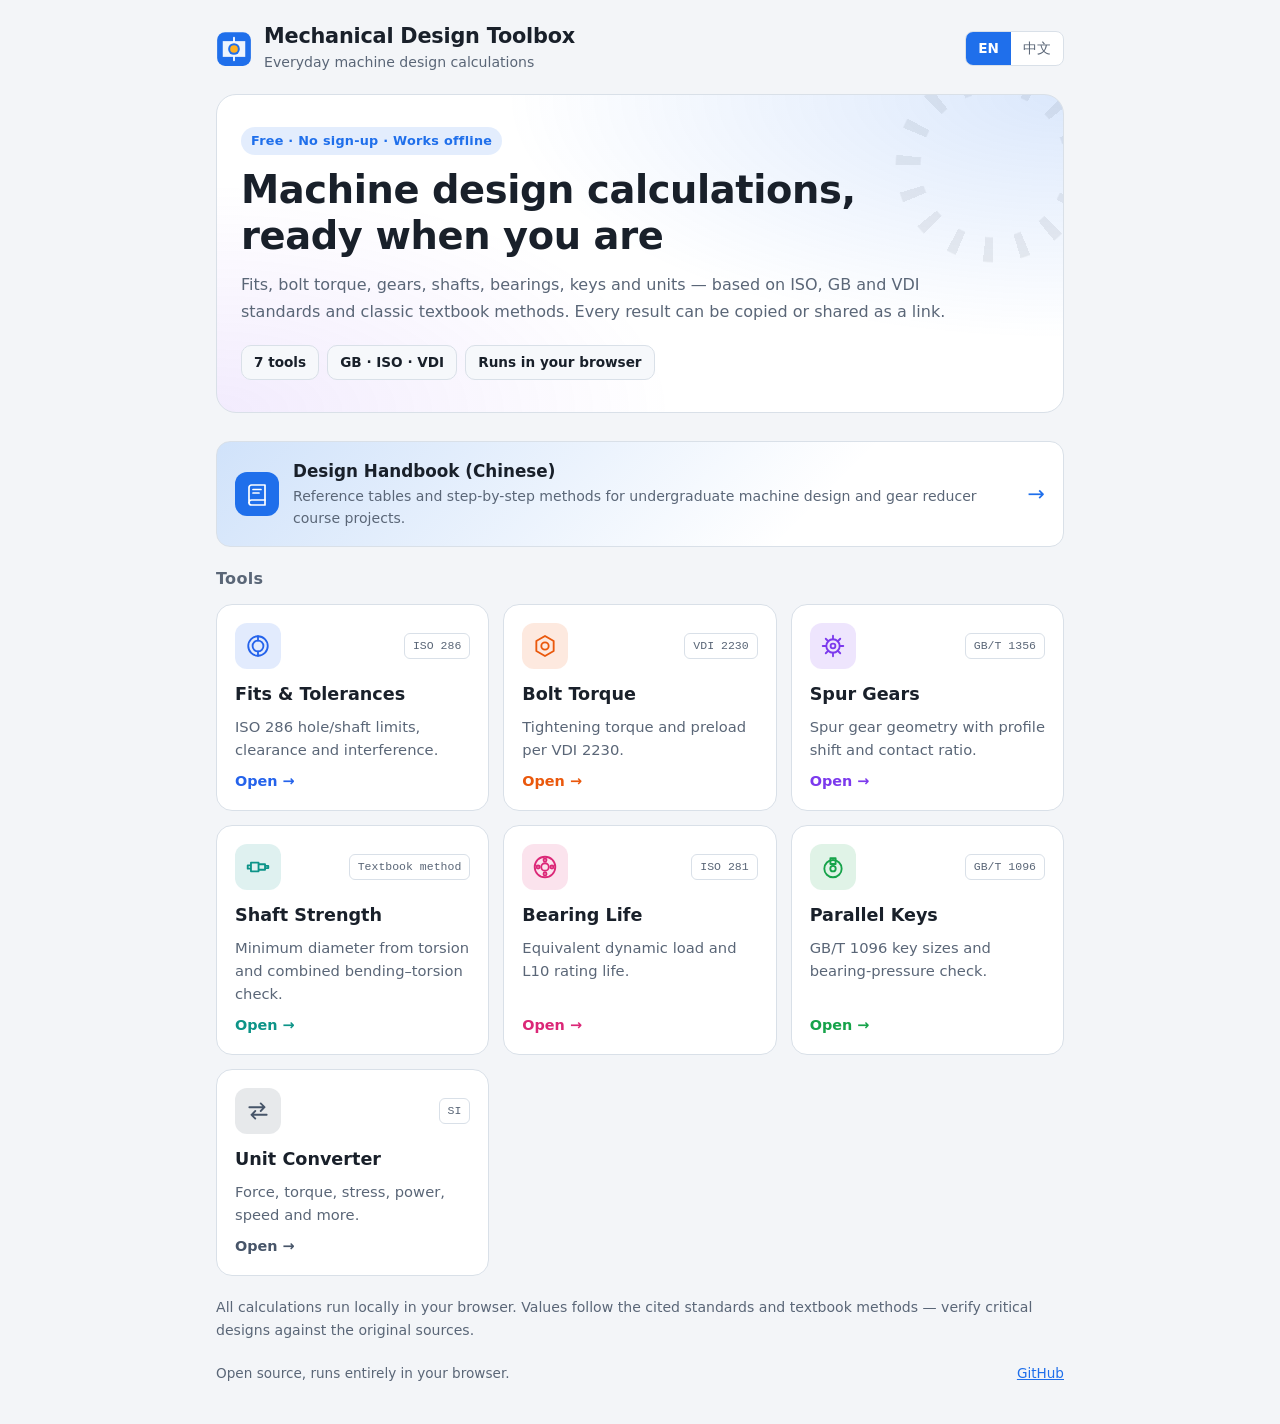
<file: index.html>
<!doctype html>
<html lang="en">
<head>
<meta charset="utf-8">
<meta name="viewport" content="width=device-width, initial-scale=1">
<script>
  // 旧版首页就是公差计算器：带 #d=…&fit=… 的旧分享链接直接跳到新地址
  if (/(^#|&)(d|fit)=/.test(location.hash)) location.replace('fit' + location.hash);
</script>
<title>Mechanical Design Toolbox — Fits, Bolt Torque, Gears, Shafts, Bearings, Keys</title>
<meta name="description" content="Free mechanical design calculators: ISO 286 fits and tolerances, bolt tightening torque (VDI 2230), spur gear geometry, shaft strength, bearing life, parallel keys and engineering unit conversion.">
<meta property="og:type" content="website">
<meta property="og:title" content="Mechanical Design Toolbox">
<meta property="og:description" content="Fits and tolerances, bolt torque, gears, shafts, bearings, keys and unit conversion. Fast, free, runs in your browser.">
<meta name="theme-color" content="#f5f7fa" media="(prefers-color-scheme: light)">
<meta name="theme-color" content="#12161c" media="(prefers-color-scheme: dark)">
<link rel="icon" href="favicon.svg" type="image/svg+xml">
<link rel="stylesheet" href="style.css?v=ecdf4efd">
<script>
  // 中文用户：在首次绘制前先隐藏页面，等脚本把文字换成中文后再显示，避免先闪一下英文
  (function () {
    var l = null;
    try { l = localStorage.getItem('fitcalc-lang'); } catch (e) {}
    if (!l) l = (navigator.language || '').toLowerCase().indexOf('zh') === 0 ? 'zh' : 'en';
    if (l === 'zh') {
      var h = document.documentElement;
      h.classList.add('i18n-pending');
      setTimeout(function () { h.classList.remove('i18n-pending'); }, 1500);
    }
  })();
</script>
<link rel="modulepreload" href="site.js?v=dc76b3df">
<script type="module" blocking="render" src="home.js?v=2ddd2289"></script>
</head>
<body data-tool="home">
<div class="wrap">
  <header class="top">
    <div class="brand">
      <svg class="logo" viewBox="0 0 32 32" aria-hidden="true"><use href="favicon.svg#g"/></svg>
      <div>
        <h1 data-i18n="h1">Mechanical Design Toolbox</h1>
        <p class="sub" data-i18n="subtitle">Everyday machine design calculations</p>
      </div>
    </div>
    <div class="lang" role="group" aria-label="Language">
      <button type="button" id="lang-en" data-lang="en" aria-pressed="true">EN</button>
      <button type="button" id="lang-zh" data-lang="zh" aria-pressed="false">中文</button>
    </div>
  </header>

  <nav class="nav" id="site-nav" aria-label="Tools"></nav>

  <main>
    <section class="hero">
      <p class="hero-eyebrow" data-i18n="eyebrow">Free · No sign-up · Works offline</p>
      <h2 class="hero-title" data-i18n-html="heroTitle">Machine design calculations,<br>ready when you are</h2>
      <p class="hero-text" data-i18n="heroText">Fits, bolt torque, gears, shafts, bearings, keys and units — based on ISO, GB and VDI standards and classic textbook methods.</p>
      <ul class="hero-stats">
        <li data-i18n="stat1">7 tools</li>
        <li data-i18n="stat2">GB · ISO · VDI</li>
        <li data-i18n="stat3">Runs in your browser</li>
      </ul>
    </section>

    <a class="hb-banner" href="handbook">
      <span class="hb-banner-icon" aria-hidden="true">
        <svg viewBox="0 0 24 24" fill="none" stroke="currentColor" stroke-width="1.7" stroke-linecap="round" stroke-linejoin="round"><path d="M4 5.5A2.5 2.5 0 0 1 6.5 3H20v15H6.5A2.5 2.5 0 0 0 4 20.5z"/><path d="M4 20.5A2.5 2.5 0 0 0 6.5 23H20v-5M8 7.5h8M8 11h6"/></svg>
      </span>
      <span class="hb-banner-body">
        <span class="hb-banner-title" data-i18n="hbTitle">Design Handbook</span>
        <span class="hb-banner-desc" data-i18n="hbDesc">Reference tables and methods for reducer course design.</span>
      </span>
      <span class="hb-banner-go" aria-hidden="true">→</span>
    </a>
    <h2 class="grid-title" data-i18n="gridTitle">Tools</h2>
    <ul class="tool-grid" id="tool-grid"></ul>
    <p class="note" data-i18n="note">All calculations run locally in your browser. Values follow the cited standards and textbook methods — verify critical designs against the original sources.</p>
  </main>

  <footer class="foot">
    <span data-i18n="footerText">Open source, runs entirely in your browser.</span>
    <a href="https://github.com/sihuihe33-prog/fit-calculator" target="_blank" rel="noopener">GitHub</a>
  </footer>
</div>
</body>
</html>
</file>
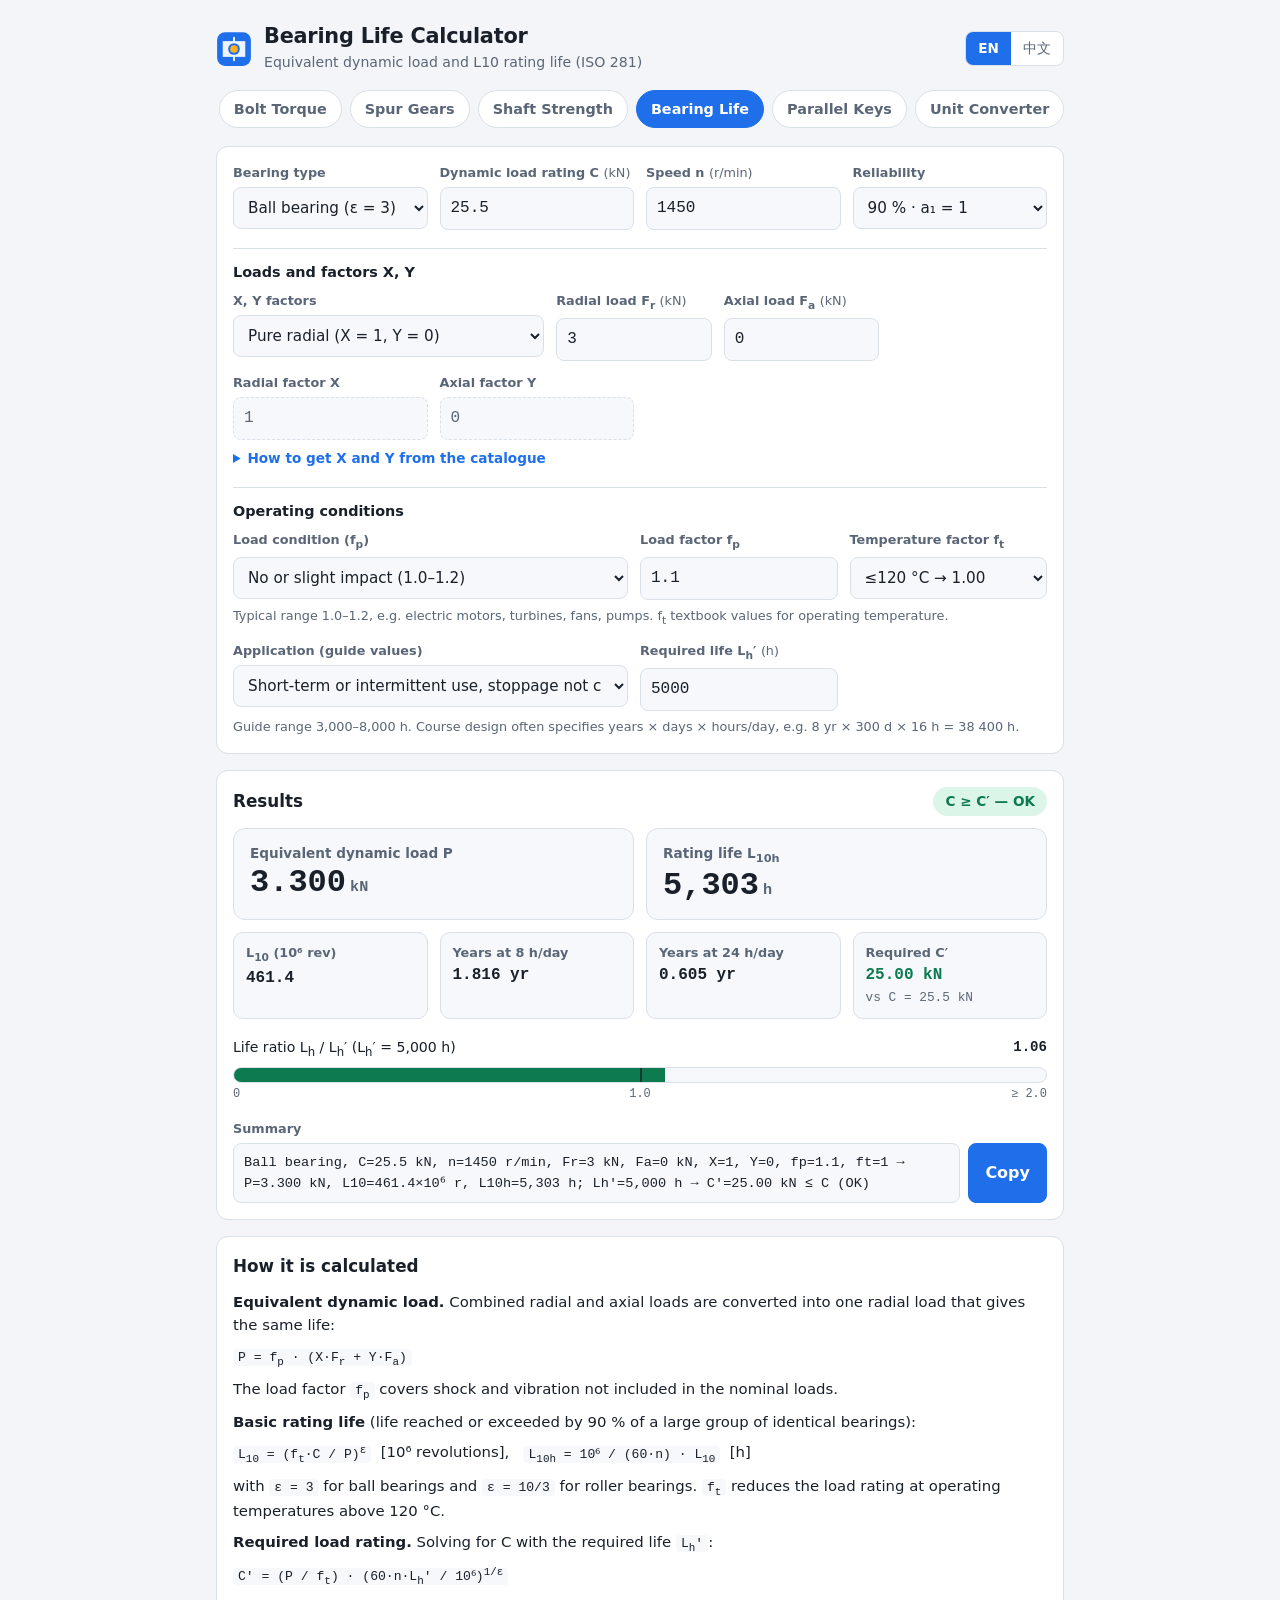
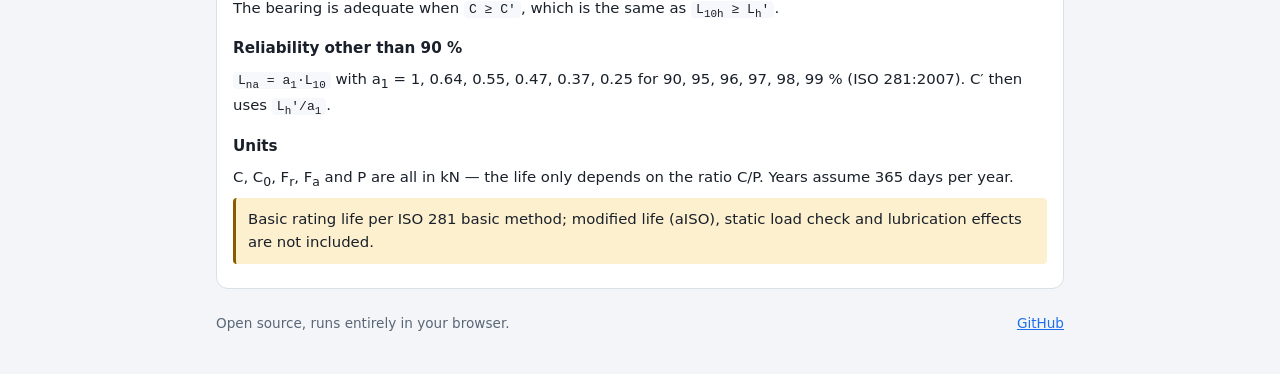
<file: bearing.html>
<!doctype html>
<html lang="en">
<head>
<meta charset="utf-8">
<meta name="viewport" content="width=device-width, initial-scale=1">
<title>Bearing Life Calculator — L10 Rating Life &amp; Equivalent Dynamic Load</title>
<meta name="description" content="Free rolling bearing life calculator: equivalent dynamic load P, basic rating life L10 and L10h per ISO 281, required dynamic load rating C′, load, temperature and reliability factors.">
<meta property="og:type" content="website">
<meta property="og:title" content="Bearing Life Calculator — L10 Rating Life &amp; Equivalent Dynamic Load">
<meta property="og:description" content="Equivalent dynamic load, L10 / L10h rating life and required load rating C′ for ball and roller bearings (ISO 281 basic method). Fast, free, works offline.">
<meta name="theme-color" content="#f5f7fa" media="(prefers-color-scheme: light)">
<meta name="theme-color" content="#12161c" media="(prefers-color-scheme: dark)">
<link rel="icon" href="favicon.svg" type="image/svg+xml">
<link rel="stylesheet" href="style.css?v=ecdf4efd">
<link rel="stylesheet" href="bearing.css?v=03c7fd35">
<script>
  // 中文用户：在首次绘制前先隐藏页面，等脚本把文字换成中文后再显示，避免先闪一下英文
  (function () {
    var l = null;
    try { l = localStorage.getItem('fitcalc-lang'); } catch (e) {}
    if (!l) l = (navigator.language || '').toLowerCase().indexOf('zh') === 0 ? 'zh' : 'en';
    if (l === 'zh') {
      var h = document.documentElement;
      h.classList.add('i18n-pending');
      setTimeout(function () { h.classList.remove('i18n-pending'); }, 1500);
    }
  })();
</script>
<link rel="modulepreload" href="site.js?v=dc76b3df">
<link rel="modulepreload" href="bearing.js?v=cc129eff">
<script type="module" blocking="render" src="bearing-app.js?v=b6ff8a07"></script>
</head>
<body data-tool="bearing">
<div class="wrap">
  <header class="top">
    <div class="brand">
      <svg class="logo" viewBox="0 0 32 32" aria-hidden="true"><use href="favicon.svg#g"/></svg>
      <div>
        <h1 data-i18n="h1">Bearing Life Calculator</h1>
        <p class="sub" data-i18n="subtitle">Equivalent dynamic load and L10 rating life (ISO 281)</p>
      </div>
    </div>
    <div class="lang" role="group" aria-label="Language">
      <button type="button" id="lang-en" data-lang="en" aria-pressed="true">EN</button>
      <button type="button" id="lang-zh" data-lang="zh" aria-pressed="false">中文</button>
    </div>
  </header>

  <nav class="nav" id="site-nav" aria-label="Tools"></nav>

  <main>
    <section class="card" aria-labelledby="inputs-h">
      <h2 id="inputs-h" class="visually-hidden" data-i18n="inputsTitle">Inputs</h2>
      <div class="brg-grid">
        <div class="field">
          <label for="type" data-i18n="typeLabel">Bearing type</label>
          <select id="type"></select>
        </div>
        <div class="field">
          <label for="C" data-i18n="cLabel">Dynamic load rating C (kN)</label>
          <input id="C" type="number" inputmode="decimal" step="any" min="0" autocomplete="off">
        </div>
        <div class="field">
          <label for="n" data-i18n="nLabel">Speed n (r/min)</label>
          <input id="n" type="number" inputmode="decimal" step="any" min="0" autocomplete="off">
        </div>
        <div class="field">
          <label for="rel" data-i18n="relLabel">Reliability</label>
          <select id="rel"></select>
        </div>
      </div>

      <h3 class="brg-sub" data-i18n="loadTitle">Loads and factors X, Y</h3>
      <div class="brg-grid brg-grid-xy">
        <div class="field">
          <label for="xy" data-i18n="xyLabel">X, Y factors</label>
          <select id="xy"></select>
        </div>
        <div class="field">
          <label for="Fr" data-i18n="frLabel">Radial load Fr (kN)</label>
          <input id="Fr" type="number" inputmode="decimal" step="any" min="0" autocomplete="off">
        </div>
        <div class="field">
          <label for="Fa" data-i18n="faLabel">Axial load Fa (kN)</label>
          <input id="Fa" type="number" inputmode="decimal" step="any" min="0" autocomplete="off">
        </div>
        <div class="field" id="C0-field">
          <label for="C0" data-i18n="c0Label">Static rating C0 (kN)</label>
          <input id="C0" type="number" inputmode="decimal" step="any" min="0" autocomplete="off">
        </div>
      </div>
      <div class="brg-grid">
        <div class="field">
          <label for="X" data-i18n="xLabel">Radial factor X</label>
          <input id="X" type="number" inputmode="decimal" step="any" min="0" autocomplete="off">
        </div>
        <div class="field">
          <label for="Y" data-i18n="yLabel">Axial factor Y</label>
          <input id="Y" type="number" inputmode="decimal" step="any" min="0" autocomplete="off">
        </div>
      </div>
      <p class="hint" id="xy-hint" aria-live="polite"></p>
      <details class="brg-help">
        <summary data-i18n="xyHelpTitle">How to get X and Y from the catalogue</summary>
        <div data-i18n-html="xyHelpBody"></div>
        <div class="brg-table-wrap">
          <table class="brg-tab" id="dgbb-table" aria-describedby="dgbb-cap"></table>
        </div>
        <p class="hint" id="dgbb-cap" data-i18n="dgbbCaption"></p>
      </details>

      <h3 class="brg-sub" data-i18n="factorTitle">Operating conditions</h3>
      <div class="brg-grid brg-grid-2">
        <div class="field">
          <label for="fpPreset" data-i18n="fpPresetLabel">Load condition</label>
          <select id="fpPreset"></select>
        </div>
        <div class="field">
          <label for="fp" data-i18n="fpLabel">Load factor fp</label>
          <input id="fp" type="number" inputmode="decimal" step="0.05" min="1" autocomplete="off">
        </div>
        <div class="field">
          <label for="ft" data-i18n="ftLabel">Temperature factor ft</label>
          <select id="ft"></select>
        </div>
      </div>
      <p class="hint" id="fp-hint"></p>

      <div class="brg-grid brg-grid-life brg-block">
        <div class="field">
          <label for="lhPreset" data-i18n="lhPresetLabel">Application (guide)</label>
          <select id="lhPreset"></select>
        </div>
        <div class="field">
          <label for="Lh" data-i18n="lhLabel">Required life Lh′ (h)</label>
          <input id="Lh" type="number" inputmode="decimal" step="any" min="0" autocomplete="off">
        </div>
      </div>
      <p class="hint" id="lh-hint"></p>
      <div class="err" id="err" role="alert"></div>
    </section>

    <section class="card" id="results" aria-labelledby="results-h" aria-live="polite">
      <div class="results-head">
        <h2 id="results-h" data-i18n="resultsTitle">Results</h2>
        <span class="badge" id="badge"></span>
      </div>
      <div id="results-body">
        <div class="big-row">
          <div class="big">
            <div class="m-label" data-i18n="pLabel">Equivalent dynamic load P</div>
            <div class="big-val"><span id="r-P">–</span><small>kN</small></div>
          </div>
          <div class="big">
            <div class="m-label" id="r-life-label"></div>
            <div class="big-val"><span id="r-life">–</span><small>h</small></div>
          </div>
        </div>
        <div class="sec-grid brg-sec">
          <div class="metric"><div class="m-label" id="r-L-label"></div><div class="m-val" id="r-L"></div><div class="m-um" id="r-L2"></div></div>
          <div class="metric"><div class="m-label" data-i18n="y8Label">Years at 8 h/day</div><div class="m-val" id="r-y8"></div></div>
          <div class="metric"><div class="m-label" data-i18n="y24Label">Years at 24 h/day</div><div class="m-val" id="r-y24"></div></div>
          <div class="metric"><div class="m-label" data-i18n="creqLabel">Required C′</div><div class="m-val" id="r-creq"></div><div class="m-um" id="r-creq2"></div></div>
        </div>

        <div class="brg-ratio">
          <div class="brg-ratio-head">
            <span id="r-ratio-label"></span>
            <b id="r-ratio"></b>
          </div>
          <div class="brg-bar" id="bar" role="img"><span id="bar-fill"></span></div>
          <div class="brg-scale"><span>0</span><span>1.0</span><span>≥ 2.0</span></div>
        </div>

        <div class="summary">
          <div class="summary-label" data-i18n="summaryTitle">Summary</div>
          <div class="summary-row">
            <code id="summary" class="summary-text"></code>
            <button type="button" id="copy" class="btn" data-i18n="copy">Copy</button>
          </div>
        </div>
      </div>
    </section>

    <section class="card about" aria-labelledby="about-h">
      <h2 id="about-h" data-i18n="aboutTitle">How it is calculated</h2>
      <div id="about" data-i18n-html="aboutBody"></div>
      <p class="disclaimer" data-i18n="disclaimer">Basic rating life per ISO 281 basic method; modified life (aISO), static load check and lubrication effects are not included.</p>
    </section>
  </main>

  <footer class="foot">
    <span data-i18n="footerText">Open source, runs entirely in your browser.</span>
    <a href="https://github.com/sihuihe33-prog/fit-calculator" target="_blank" rel="noopener" data-i18n="footerLink">GitHub</a>
  </footer>
</div>
</body>
</html>
</file>
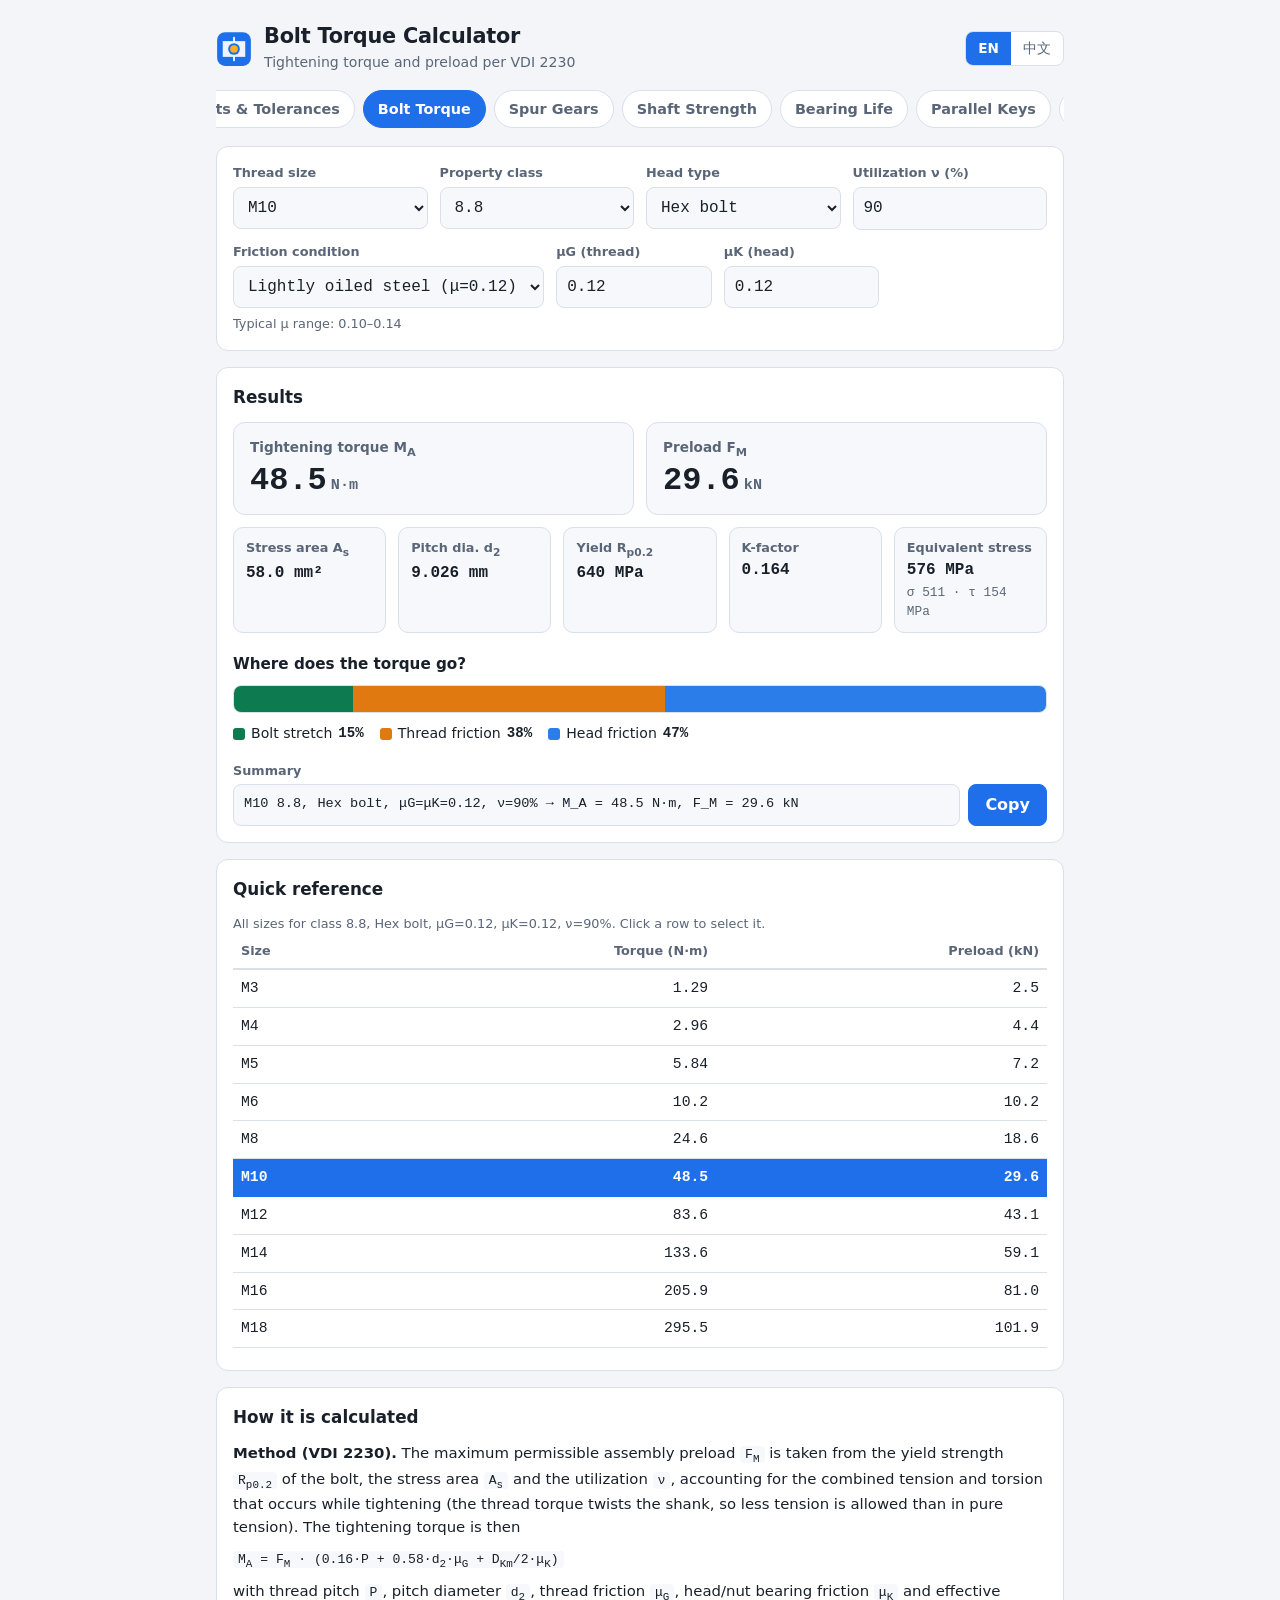
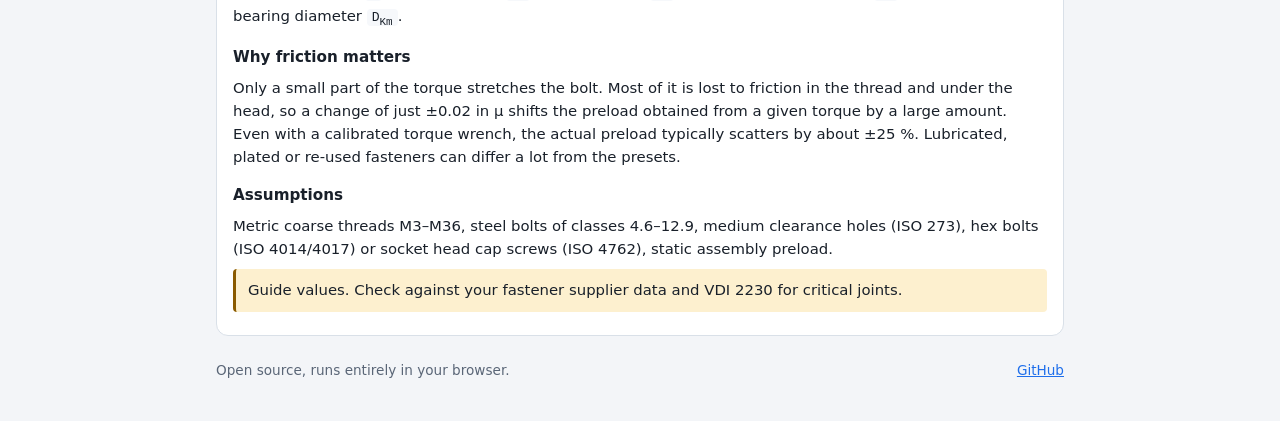
<file: bolt.html>
<!doctype html>
<html lang="en">
<head>
<meta charset="utf-8">
<meta name="viewport" content="width=device-width, initial-scale=1">
<title>Bolt Torque Calculator — Tightening Torque &amp; Preload (VDI 2230)</title>
<meta name="description" content="Free bolt tightening torque calculator for M3–M36 coarse-thread steel bolts, classes 4.6–12.9. Get preload, torque, K-factor and a friction breakdown based on VDI 2230.">
<meta property="og:type" content="website">
<meta property="og:title" content="Bolt Torque Calculator — Tightening Torque &amp; Preload (VDI 2230)">
<meta property="og:description" content="Tightening torque and preload for metric bolts M3–M36, with friction presets, torque breakdown and a quick-reference table. Fast, free, works offline.">
<meta name="theme-color" content="#f5f7fa" media="(prefers-color-scheme: light)">
<meta name="theme-color" content="#12161c" media="(prefers-color-scheme: dark)">
<link rel="icon" href="favicon.svg" type="image/svg+xml">
<link rel="stylesheet" href="style.css?v=ecdf4efd">
<script>
  // 中文用户：在首次绘制前先隐藏页面，等脚本把文字换成中文后再显示，避免先闪一下英文
  (function () {
    var l = null;
    try { l = localStorage.getItem('fitcalc-lang'); } catch (e) {}
    if (!l) l = (navigator.language || '').toLowerCase().indexOf('zh') === 0 ? 'zh' : 'en';
    if (l === 'zh') {
      var h = document.documentElement;
      h.classList.add('i18n-pending');
      setTimeout(function () { h.classList.remove('i18n-pending'); }, 1500);
    }
  })();
</script>
<link rel="modulepreload" href="site.js?v=dc76b3df">
<link rel="modulepreload" href="bolt.js?v=8bda0b06">
<script type="module" blocking="render" src="bolt-app.js?v=eb74c3fd"></script>
</head>
<body data-tool="bolt">
<div class="wrap">
  <header class="top">
    <div class="brand">
      <svg class="logo" viewBox="0 0 32 32" aria-hidden="true"><use href="favicon.svg#g"/></svg>
      <div>
        <h1 data-i18n="h1">Bolt Torque Calculator</h1>
        <p class="sub" data-i18n="subtitle">Tightening torque and preload per VDI 2230</p>
      </div>
    </div>
    <div class="lang" role="group" aria-label="Language">
      <button type="button" id="lang-en" data-lang="en" aria-pressed="true">EN</button>
      <button type="button" id="lang-zh" data-lang="zh" aria-pressed="false">中文</button>
    </div>
  </header>

  <nav class="nav" id="site-nav" aria-label="Tools"></nav>

  <main>
    <section class="card" aria-labelledby="inputs-h">
      <h2 id="inputs-h" class="visually-hidden" data-i18n="inputsTitle">Inputs</h2>
      <div class="bolt-inputs">
        <div class="field">
          <label for="size" data-i18n="sizeLabel">Thread size</label>
          <select id="size"></select>
        </div>
        <div class="field">
          <label for="cls" data-i18n="clsLabel">Property class</label>
          <select id="cls"></select>
        </div>
        <div class="field">
          <label for="head" data-i18n="headLabel">Head type</label>
          <select id="head"></select>
        </div>
        <div class="field">
          <label for="nu" data-i18n="nuLabel">Utilization ν (%)</label>
          <input id="nu" type="number" inputmode="decimal" step="1" min="50" max="100" value="90" autocomplete="off">
        </div>
      </div>
      <div class="bolt-friction">
        <div class="field">
          <label for="preset" data-i18n="presetLabel">Friction condition</label>
          <select id="preset"></select>
        </div>
        <div class="field">
          <label for="muG" data-i18n="muGLabel">μG (thread)</label>
          <input id="muG" type="number" inputmode="decimal" step="0.01" min="0.04" max="0.5" autocomplete="off">
        </div>
        <div class="field">
          <label for="muK" data-i18n="muKLabel">μK (head)</label>
          <input id="muK" type="number" inputmode="decimal" step="0.01" min="0.04" max="0.5" autocomplete="off">
        </div>
      </div>
      <p class="hint" id="preset-range"></p>
      <div class="err" id="err" role="alert"></div>
    </section>

    <section class="card" id="results" aria-labelledby="results-h" aria-live="polite">
      <h2 id="results-h" data-i18n="resultsTitle">Results</h2>
      <div id="results-body">
        <div class="big-row">
          <div class="big">
            <div class="m-label" data-i18n="torqueLabel">Tightening torque M<sub>A</sub></div>
            <div class="big-val"><span id="r-torque">–</span><small>N·m</small></div>
          </div>
          <div class="big">
            <div class="m-label" data-i18n="preloadLabel">Preload F<sub>M</sub></div>
            <div class="big-val"><span id="r-preload">–</span><small>kN</small></div>
          </div>
        </div>
        <div class="sec-grid">
          <div class="metric"><div class="m-label" data-i18n="asLabel">Stress area A<sub>s</sub></div><div class="m-val" id="r-as"></div></div>
          <div class="metric"><div class="m-label" data-i18n="d2Label">Pitch dia. d<sub>2</sub></div><div class="m-val" id="r-d2"></div></div>
          <div class="metric"><div class="m-label" data-i18n="rpLabel">Yield R<sub>p0.2</sub></div><div class="m-val" id="r-rp"></div></div>
          <div class="metric"><div class="m-label" data-i18n="kLabel">K-factor</div><div class="m-val" id="r-k"></div></div>
          <div class="metric"><div class="m-label" data-i18n="sigLabel">Equivalent stress</div><div class="m-val" id="r-sig"></div><div class="m-um" id="r-sig2"></div></div>
        </div>

        <div class="breakdown">
          <h3 data-i18n="breakTitle">Where does the torque go?</h3>
          <div class="stack" id="stack" role="img"></div>
          <ul class="legend" id="legend"></ul>
        </div>

        <div class="summary">
          <div class="summary-label" data-i18n="summaryTitle">Summary</div>
          <div class="summary-row">
            <code id="summary" class="summary-text"></code>
            <button type="button" id="copy" class="btn" data-i18n="copy">Copy</button>
          </div>
        </div>
      </div>
    </section>

    <section class="card" aria-labelledby="ref-h">
      <h2 id="ref-h" data-i18n="refTitle">Quick reference</h2>
      <p class="hint" id="ref-note"></p>
      <div class="ref-wrap">
        <table class="ref">
          <thead>
            <tr>
              <th scope="col" data-i18n="thSize">Size</th>
              <th scope="col" data-i18n="thTorque">Torque (N·m)</th>
              <th scope="col" data-i18n="thPreload">Preload (kN)</th>
            </tr>
          </thead>
          <tbody id="ref-body"></tbody>
        </table>
      </div>
    </section>

    <section class="card about" aria-labelledby="about-h">
      <h2 id="about-h" data-i18n="aboutTitle">How it is calculated</h2>
      <div id="about" data-i18n-html="aboutBody"></div>
      <p class="disclaimer" data-i18n="disclaimer">Guide values. Check against your fastener supplier data and VDI 2230 for critical joints.</p>
    </section>
  </main>

  <footer class="foot">
    <span data-i18n="footerText">Open source, runs entirely in your browser.</span>
    <a href="https://github.com/sihuihe33-prog/fit-calculator" target="_blank" rel="noopener" data-i18n="footerLink">GitHub</a>
  </footer>
</div>
</body>
</html>
</file>
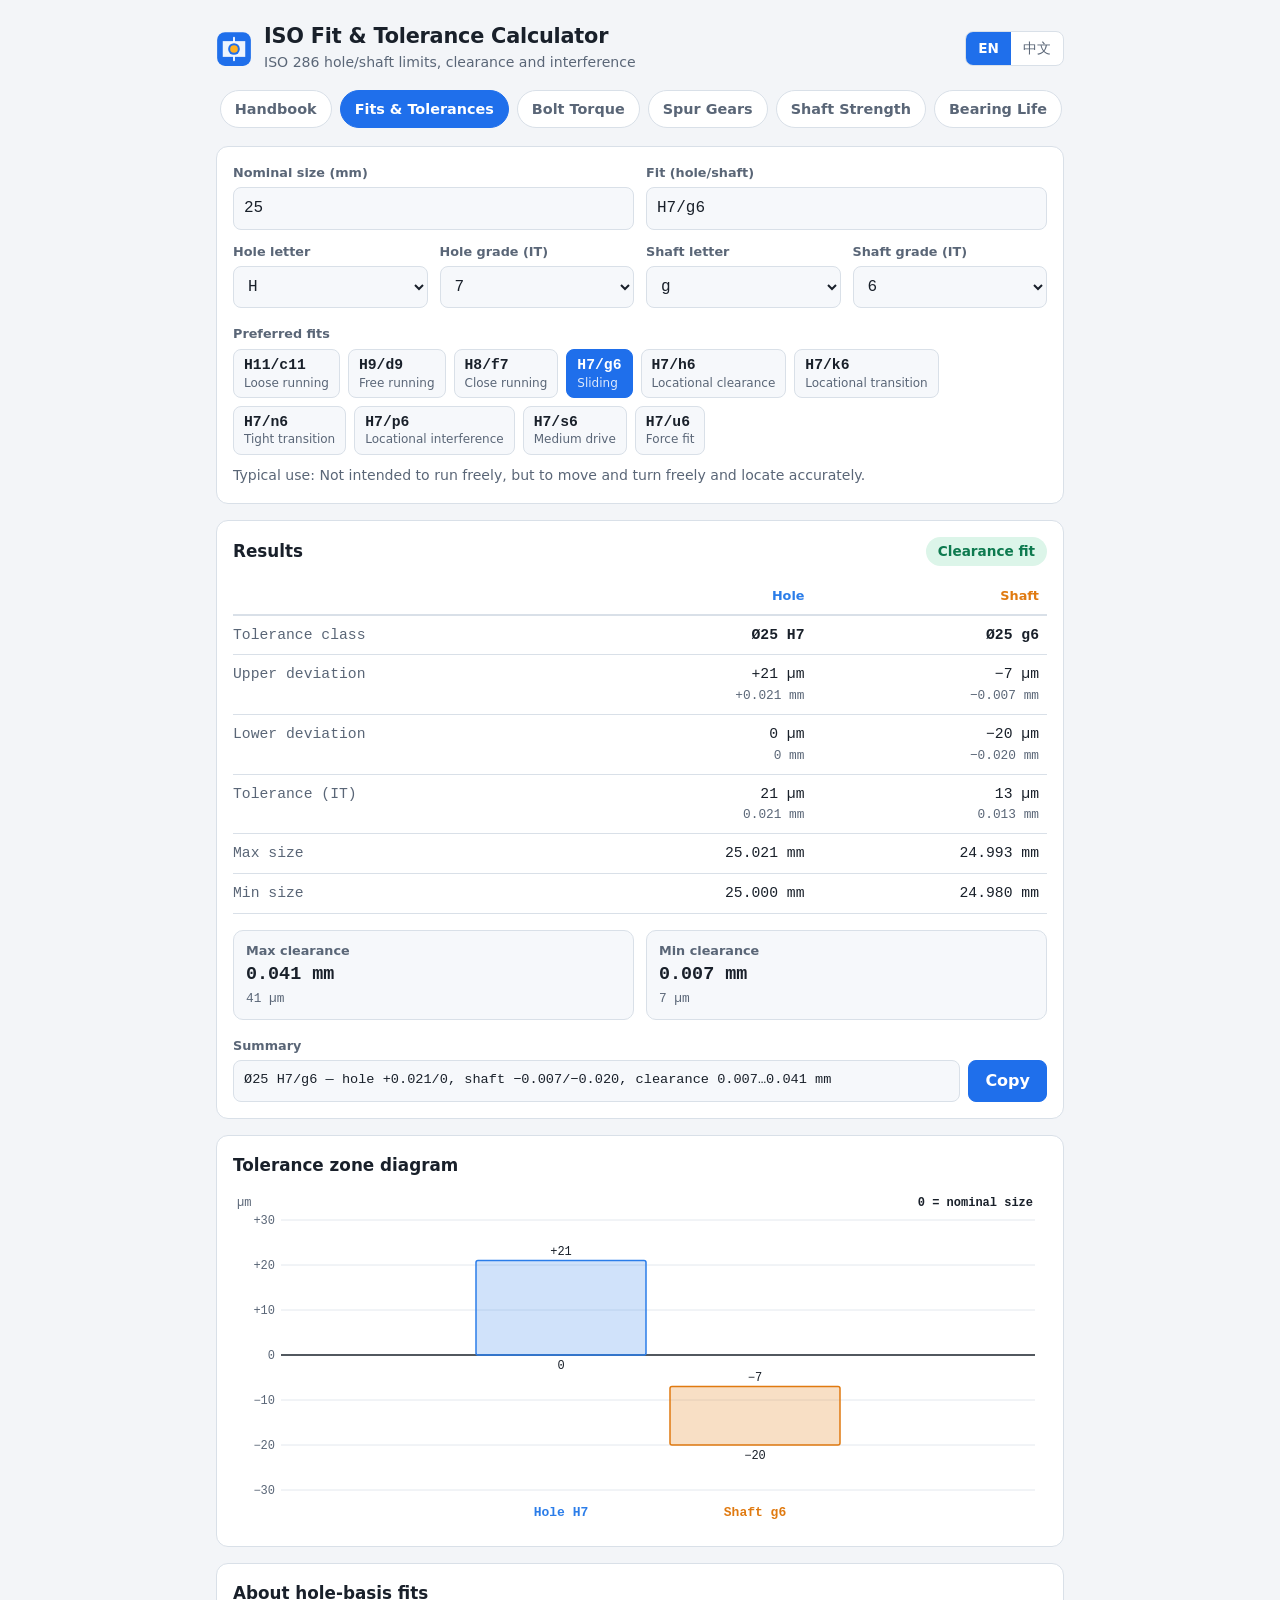
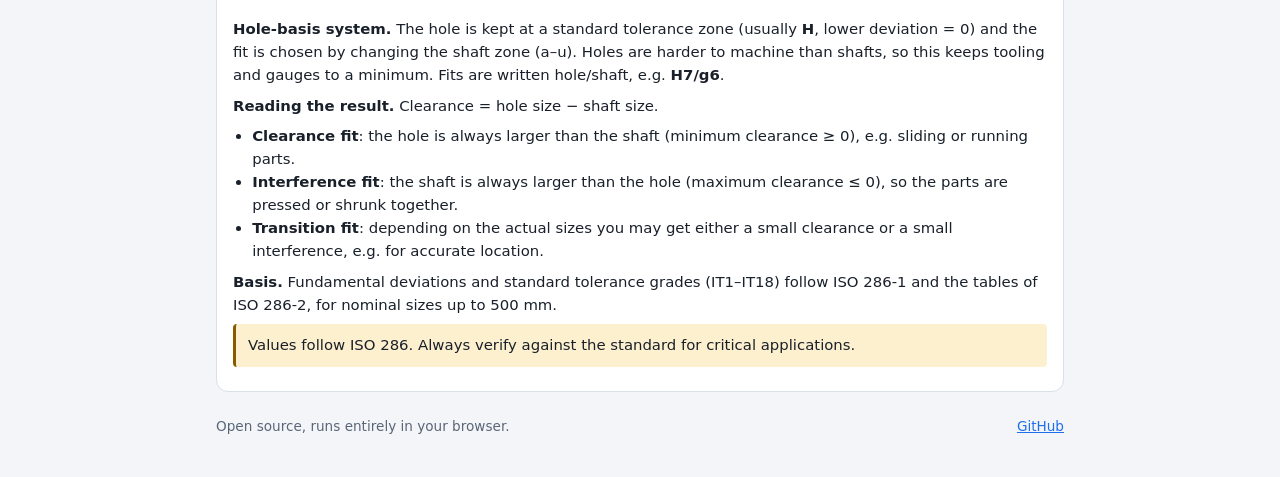
<file: fit.html>
<!doctype html>
<html lang="en">
<head>
<meta charset="utf-8">
<meta name="viewport" content="width=device-width, initial-scale=1">
<title>ISO Fit &amp; Tolerance Calculator — Hole/Shaft Limits, Clearance, Interference</title>
<meta name="description" content="Free ISO 286 fit and tolerance calculator. Enter a nominal size and a fit such as H7/g6 to get hole and shaft limit deviations, max/min clearance or interference, and a tolerance zone diagram.">
<meta property="og:type" content="website">
<meta property="og:title" content="ISO Fit &amp; Tolerance Calculator — Hole/Shaft Limits, Clearance, Interference">
<meta property="og:description" content="ISO 286 hole/shaft limit deviations, clearance and interference, preferred fits and a tolerance zone diagram. Fast, free, works offline.">
<meta name="theme-color" content="#f5f7fa" media="(prefers-color-scheme: light)">
<meta name="theme-color" content="#12161c" media="(prefers-color-scheme: dark)">
<link rel="icon" href="favicon.svg" type="image/svg+xml">
<link rel="stylesheet" href="style.css?v=ecdf4efd">
<script>
  // 中文用户：在首次绘制前先隐藏页面，等脚本把文字换成中文后再显示，避免先闪一下英文
  (function () {
    var l = null;
    try { l = localStorage.getItem('fitcalc-lang'); } catch (e) {}
    if (!l) l = (navigator.language || '').toLowerCase().indexOf('zh') === 0 ? 'zh' : 'en';
    if (l === 'zh') {
      var h = document.documentElement;
      h.classList.add('i18n-pending');
      setTimeout(function () { h.classList.remove('i18n-pending'); }, 1500);
    }
  })();
</script>
<link rel="modulepreload" href="site.js?v=dc76b3df">
<link rel="modulepreload" href="iso286.js?v=e274a020">
<script type="module" blocking="render" src="app.js?v=b77cf01b"></script>
</head>
<body data-tool="fit">
<div class="wrap">
  <header class="top">
    <div class="brand">
      <svg class="logo" viewBox="0 0 32 32" aria-hidden="true"><use href="favicon.svg#g"/></svg>
      <div>
        <h1 data-i18n="h1">ISO Fit &amp; Tolerance Calculator</h1>
        <p class="sub" data-i18n="subtitle">ISO 286 hole/shaft limits, clearance and interference</p>
      </div>
    </div>
    <div class="lang" role="group" aria-label="Language">
      <button type="button" id="lang-en" data-lang="en" aria-pressed="true">EN</button>
      <button type="button" id="lang-zh" data-lang="zh" aria-pressed="false">中文</button>
    </div>
  </header>

  <nav class="nav" id="site-nav" aria-label="Tools"></nav>

  <main>
    <section class="card" aria-labelledby="inputs-h">
      <h2 id="inputs-h" class="visually-hidden" data-i18n="inputsTitle">Inputs</h2>
      <div class="grid-inputs">
        <div class="field">
          <label for="size" data-i18n="sizeLabel">Nominal size (mm)</label>
          <input id="size" type="number" inputmode="decimal" step="any" min="0" value="25" autocomplete="off">
          <div class="err" id="err-size" role="alert"></div>
        </div>
        <div class="field">
          <label for="fit" data-i18n="fitLabel">Fit (hole/shaft)</label>
          <input id="fit" type="text" value="H7/g6" autocomplete="off" autocapitalize="off" spellcheck="false" placeholder="H7/g6">
          <div class="err" id="err-fit" role="alert"></div>
        </div>
      </div>

      <div class="selects">
        <div class="field">
          <label for="hole-letter" data-i18n="holeLetter">Hole letter</label>
          <select id="hole-letter"></select>
        </div>
        <div class="field">
          <label for="hole-grade" data-i18n="holeGrade">Hole grade (IT)</label>
          <select id="hole-grade"></select>
        </div>
        <div class="field">
          <label for="shaft-letter" data-i18n="shaftLetter">Shaft letter</label>
          <select id="shaft-letter"></select>
        </div>
        <div class="field">
          <label for="shaft-grade" data-i18n="shaftGrade">Shaft grade (IT)</label>
          <select id="shaft-grade"></select>
        </div>
      </div>

      <div class="quick">
        <div class="quick-title" id="quick-h" data-i18n="quickTitle">Preferred fits</div>
        <div class="chips" id="chips" role="group" aria-labelledby="quick-h"></div>
        <p class="use" id="chip-use" aria-live="polite"></p>
      </div>
    </section>

    <section class="card" id="results" aria-labelledby="results-h" aria-live="polite">
      <div class="results-head">
        <h2 id="results-h" data-i18n="resultsTitle">Results</h2>
        <span class="badge" id="badge" hidden></span>
      </div>
      <div class="notice" id="notice" hidden></div>

      <div id="results-body">
        <div class="table-wrap">
          <table class="data">
            <thead>
              <tr>
                <th scope="col"></th>
                <th scope="col" data-i18n="hole">Hole</th>
                <th scope="col" data-i18n="shaft">Shaft</th>
              </tr>
            </thead>
            <tbody id="tbody"></tbody>
          </table>
        </div>

        <div class="clearances" id="clearances"></div>

        <div class="summary">
          <div class="summary-label" data-i18n="summaryTitle">Summary</div>
          <div class="summary-row">
            <code id="summary" class="summary-text"></code>
            <button type="button" id="copy" class="btn" data-i18n="copy">Copy</button>
          </div>
        </div>
      </div>
    </section>

    <section class="card" id="diagram-card" aria-labelledby="diagram-h">
      <h2 id="diagram-h" data-i18n="diagramTitle">Tolerance zone diagram</h2>
      <div id="diagram" class="diagram"></div>
    </section>

    <section class="card about" aria-labelledby="about-h">
      <h2 id="about-h" data-i18n="aboutTitle">About hole-basis fits</h2>
      <div id="about" data-i18n-html="aboutBody"></div>
      <p class="disclaimer" data-i18n="disclaimer">Values follow ISO 286. Always verify against the standard for critical applications.</p>
    </section>
  </main>

  <footer class="foot">
    <span data-i18n="footerText">Open source, runs entirely in your browser.</span>
    <a href="https://github.com/sihuihe33-prog/fit-calculator" target="_blank" rel="noopener" data-i18n="footerLink">GitHub</a>
  </footer>
</div>
</body>
</html>
</file>
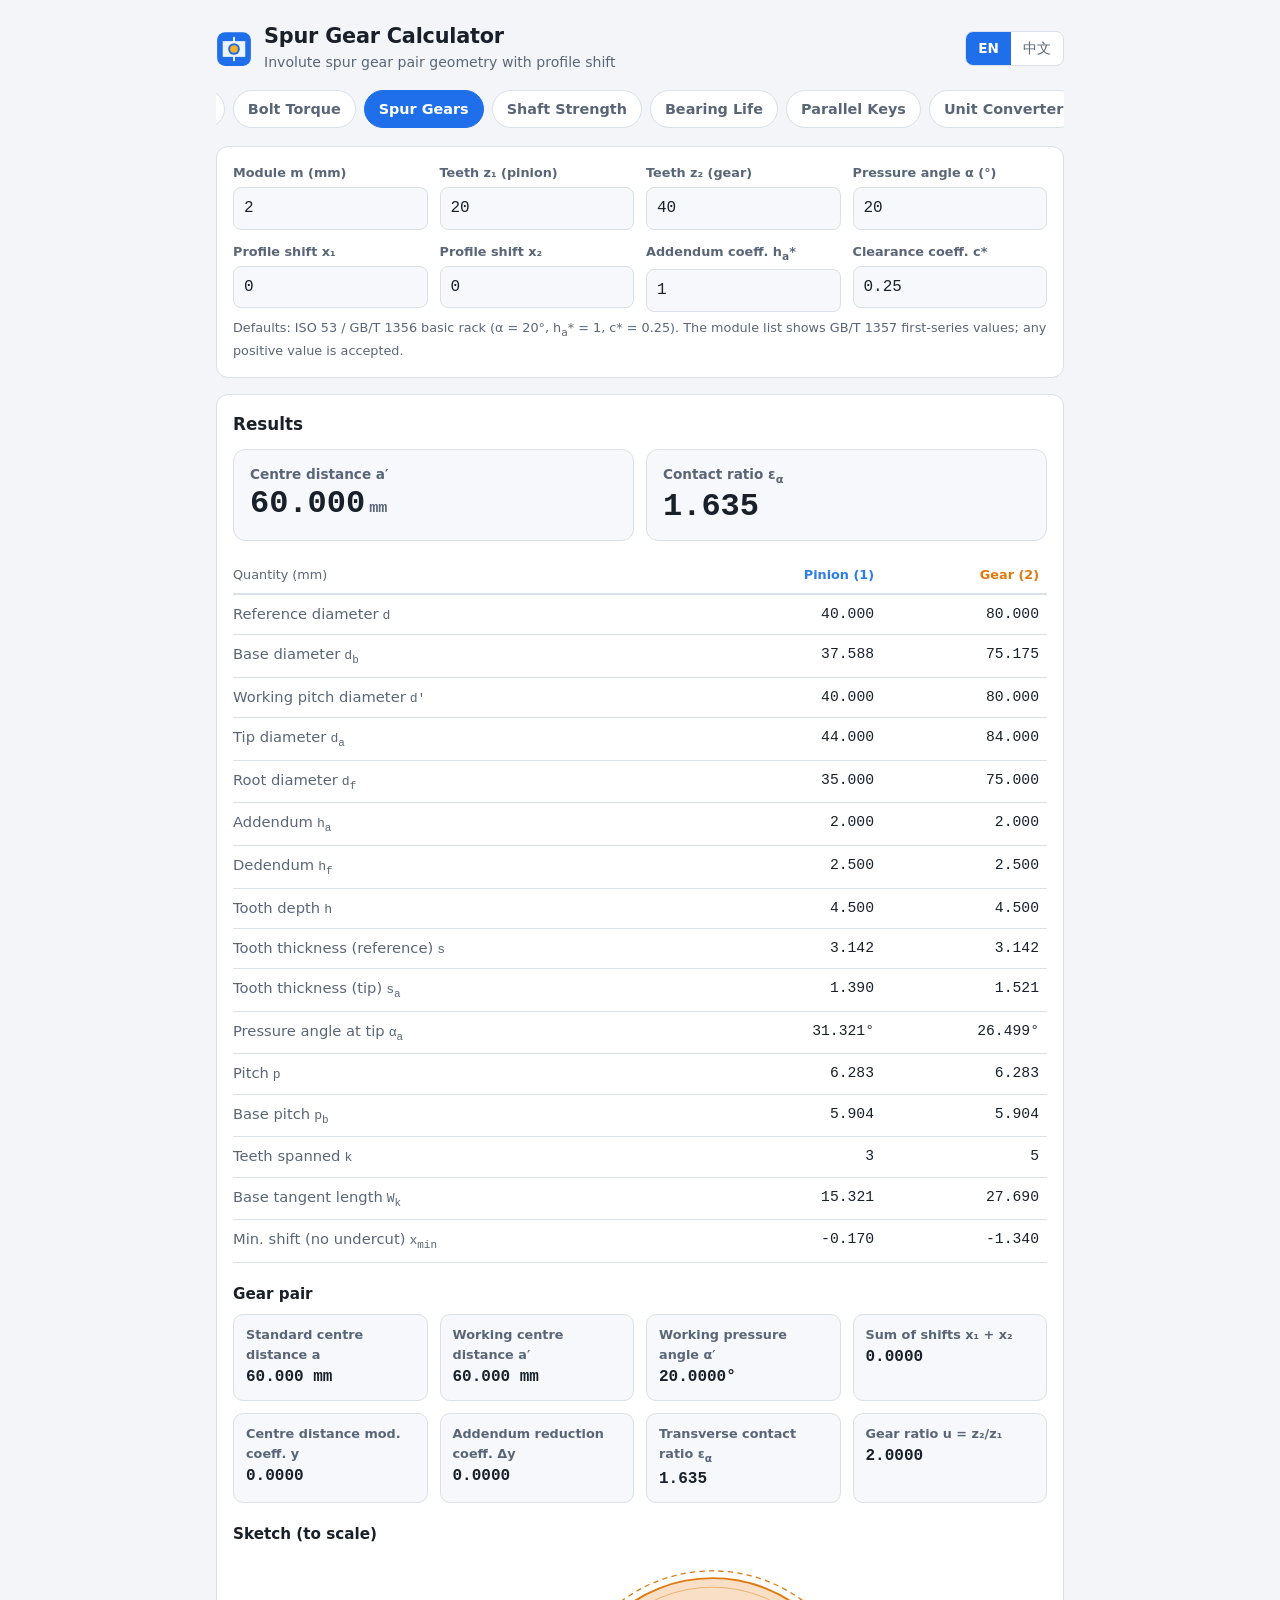
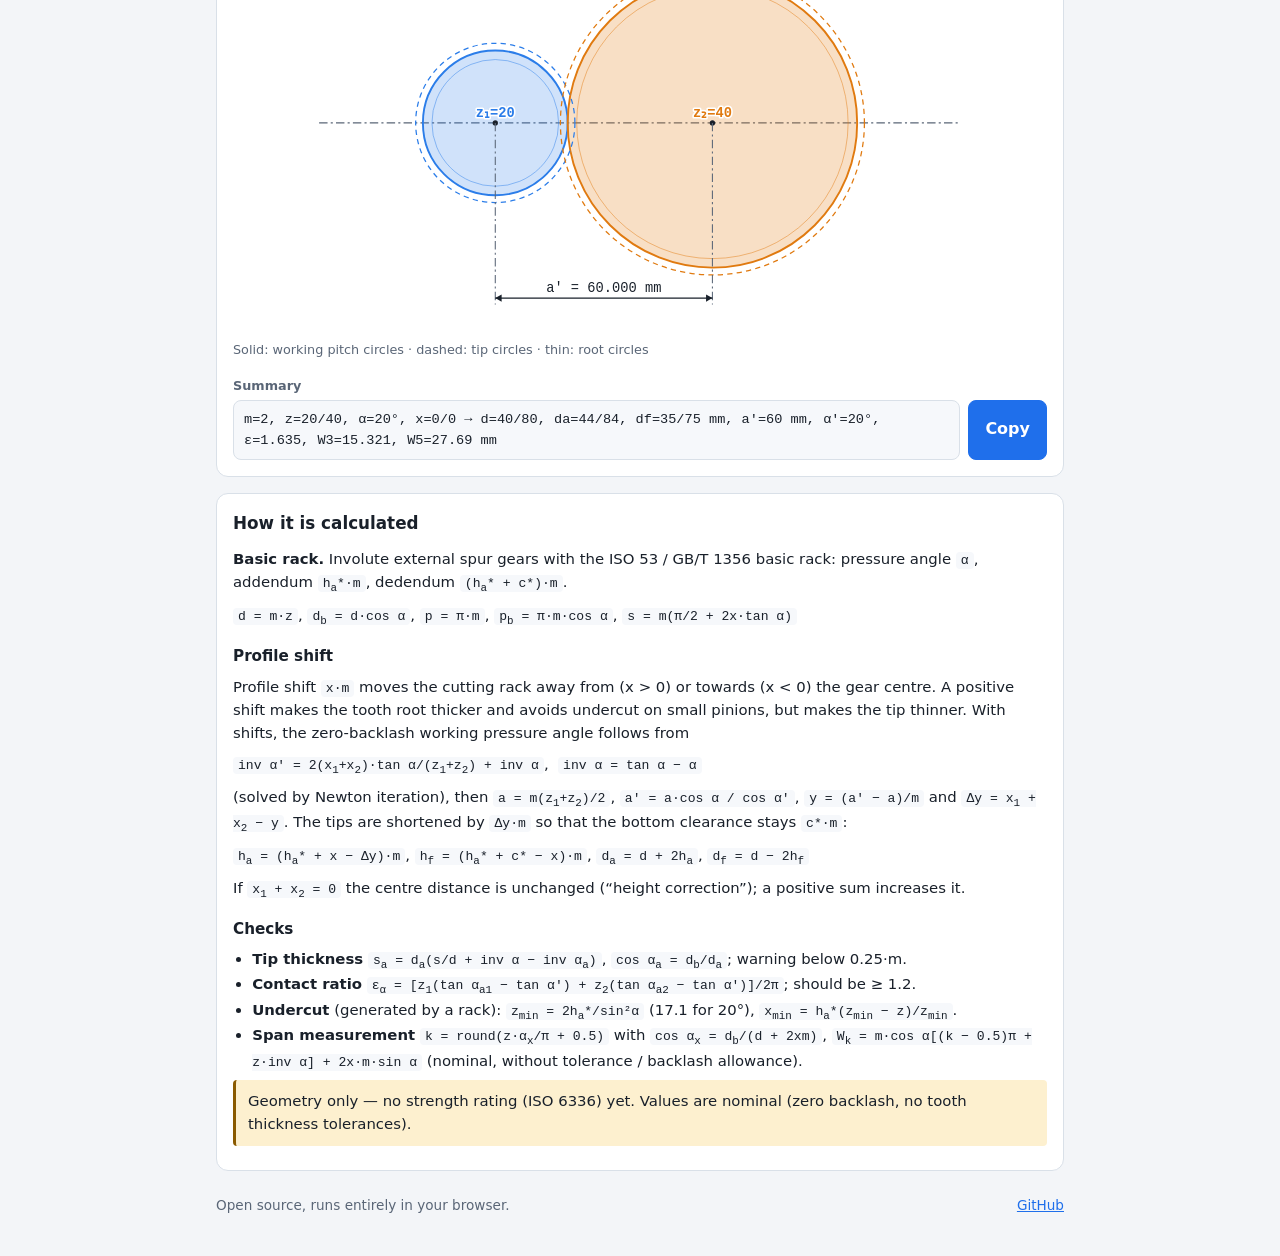
<file: gear.html>
<!doctype html>
<html lang="en">
<head>
<meta charset="utf-8">
<meta name="viewport" content="width=device-width, initial-scale=1">
<title>Spur Gear Calculator — Geometry, Profile Shift, Contact Ratio</title>
<meta name="description" content="Free spur gear calculator: reference, base, tip and root diameters, profile shift, working centre distance and pressure angle, contact ratio, span measurement Wk and undercut checks for involute gears (ISO / GB basic rack).">
<meta property="og:type" content="website">
<meta property="og:title" content="Spur Gear Calculator — Geometry, Profile Shift, Contact Ratio">
<meta property="og:description" content="External spur gear pair geometry with profile shift: diameters, tooth thickness, base tangent length, working centre distance, contact ratio and undercut / pointed-tip warnings. Runs in your browser.">
<meta name="theme-color" content="#f5f7fa" media="(prefers-color-scheme: light)">
<meta name="theme-color" content="#12161c" media="(prefers-color-scheme: dark)">
<link rel="icon" href="favicon.svg" type="image/svg+xml">
<link rel="stylesheet" href="style.css?v=ecdf4efd">
<link rel="stylesheet" href="gear.css?v=2fff0a82">
<script>
  // 中文用户：在首次绘制前先隐藏页面，等脚本把文字换成中文后再显示，避免先闪一下英文
  (function () {
    var l = null;
    try { l = localStorage.getItem('fitcalc-lang'); } catch (e) {}
    if (!l) l = (navigator.language || '').toLowerCase().indexOf('zh') === 0 ? 'zh' : 'en';
    if (l === 'zh') {
      var h = document.documentElement;
      h.classList.add('i18n-pending');
      setTimeout(function () { h.classList.remove('i18n-pending'); }, 1500);
    }
  })();
</script>
<link rel="modulepreload" href="site.js?v=dc76b3df">
<link rel="modulepreload" href="gear.js?v=f6933d6f">
<script type="module" blocking="render" src="gear-app.js?v=34ab3b2d"></script>
</head>
<body data-tool="gear">
<div class="wrap">
  <header class="top">
    <div class="brand">
      <svg class="logo" viewBox="0 0 32 32" aria-hidden="true"><use href="favicon.svg#g"/></svg>
      <div>
        <h1 data-i18n="h1">Spur Gear Calculator</h1>
        <p class="sub" data-i18n="subtitle">Involute spur gear pair geometry with profile shift</p>
      </div>
    </div>
    <div class="lang" role="group" aria-label="Language">
      <button type="button" id="lang-en" data-lang="en" aria-pressed="true">EN</button>
      <button type="button" id="lang-zh" data-lang="zh" aria-pressed="false">中文</button>
    </div>
  </header>

  <nav class="nav" id="site-nav" aria-label="Tools"></nav>

  <main>
    <section class="card" aria-labelledby="inputs-h">
      <h2 id="inputs-h" class="visually-hidden" data-i18n="inputsTitle">Inputs</h2>
      <div class="gear-inputs">
        <div class="field">
          <label for="m" data-i18n="mLabel">Module m (mm)</label>
          <input id="m" type="number" inputmode="decimal" step="any" min="0" value="2" list="modules" autocomplete="off">
          <datalist id="modules"></datalist>
        </div>
        <div class="field">
          <label for="z1" data-i18n="z1Label">Teeth z₁ (pinion)</label>
          <input id="z1" type="number" inputmode="numeric" step="1" min="5" value="20" autocomplete="off">
        </div>
        <div class="field">
          <label for="z2" data-i18n="z2Label">Teeth z₂ (gear)</label>
          <input id="z2" type="number" inputmode="numeric" step="1" min="5" value="40" autocomplete="off">
        </div>
        <div class="field">
          <label for="alpha" data-i18n="alphaLabel">Pressure angle α (°)</label>
          <input id="alpha" type="number" inputmode="decimal" step="any" min="10" max="35" value="20" autocomplete="off">
        </div>
      </div>
      <div class="gear-inputs gear-row2">
        <div class="field">
          <label for="x1" data-i18n="x1Label">Profile shift x₁</label>
          <input id="x1" type="number" inputmode="decimal" step="0.05" min="-3" max="3" value="0" autocomplete="off">
        </div>
        <div class="field">
          <label for="x2" data-i18n="x2Label">Profile shift x₂</label>
          <input id="x2" type="number" inputmode="decimal" step="0.05" min="-3" max="3" value="0" autocomplete="off">
        </div>
        <div class="field">
          <label for="ha" data-i18n="haLabel">Addendum coeff. h<sub>a</sub>*</label>
          <input id="ha" type="number" inputmode="decimal" step="0.05" min="0" max="2" value="1" autocomplete="off">
        </div>
        <div class="field">
          <label for="c" data-i18n="cLabel">Clearance coeff. c*</label>
          <input id="c" type="number" inputmode="decimal" step="0.05" min="0" max="1" value="0.25" autocomplete="off">
        </div>
      </div>
      <p class="hint" data-i18n="inputHint">Defaults: ISO 53 / GB/T 1356 basic rack (α = 20°, h<sub>a</sub>* = 1, c* = 0.25).</p>
      <div class="err" id="err" role="alert"></div>
    </section>

    <section class="card" id="results" aria-labelledby="results-h" aria-live="polite">
      <h2 id="results-h" data-i18n="resultsTitle">Results</h2>
      <div id="results-body">
        <div class="big-row">
          <div class="big">
            <div class="m-label" data-i18n="awLabel">Centre distance a′</div>
            <div class="big-val"><span id="r-aw">–</span><small>mm</small></div>
          </div>
          <div class="big">
            <div class="m-label" data-i18n="epsLabel">Contact ratio ε<sub>α</sub></div>
            <div class="big-val"><span id="r-eps">–</span></div>
          </div>
        </div>

        <ul class="gear-notes" id="notes"></ul>

        <div class="table-wrap gear-table">
          <table class="data">
            <thead>
              <tr>
                <th scope="col" data-i18n="thQty">Quantity</th>
                <th scope="col" class="th-p1" data-i18n="thPinion">Pinion (1)</th>
                <th scope="col" class="th-p2" data-i18n="thGear">Gear (2)</th>
              </tr>
            </thead>
            <tbody id="gear-body"></tbody>
          </table>
        </div>

        <h3 class="gear-h3" data-i18n="pairTitle">Gear pair</h3>
        <div class="gear-pair" id="pair"></div>

        <h3 class="gear-h3" data-i18n="sketchTitle">Sketch</h3>
        <div class="gear-sketch" id="sketch"></div>

        <div class="summary">
          <div class="summary-label" data-i18n="summaryTitle">Summary</div>
          <div class="summary-row">
            <code id="summary" class="summary-text"></code>
            <button type="button" id="copy" class="btn" data-i18n="copy">Copy</button>
          </div>
        </div>
      </div>
    </section>

    <section class="card about" aria-labelledby="about-h">
      <h2 id="about-h" data-i18n="aboutTitle">How it is calculated</h2>
      <div id="about" data-i18n-html="aboutBody"></div>
      <p class="disclaimer" data-i18n="disclaimer">Geometry only — no strength rating (ISO 6336) yet.</p>
    </section>
  </main>

  <footer class="foot">
    <span data-i18n="footerText">Open source, runs entirely in your browser.</span>
    <a href="https://github.com/sihuihe33-prog/fit-calculator" target="_blank" rel="noopener" data-i18n="footerLink">GitHub</a>
  </footer>
</div>
</body>
</html>
</file>
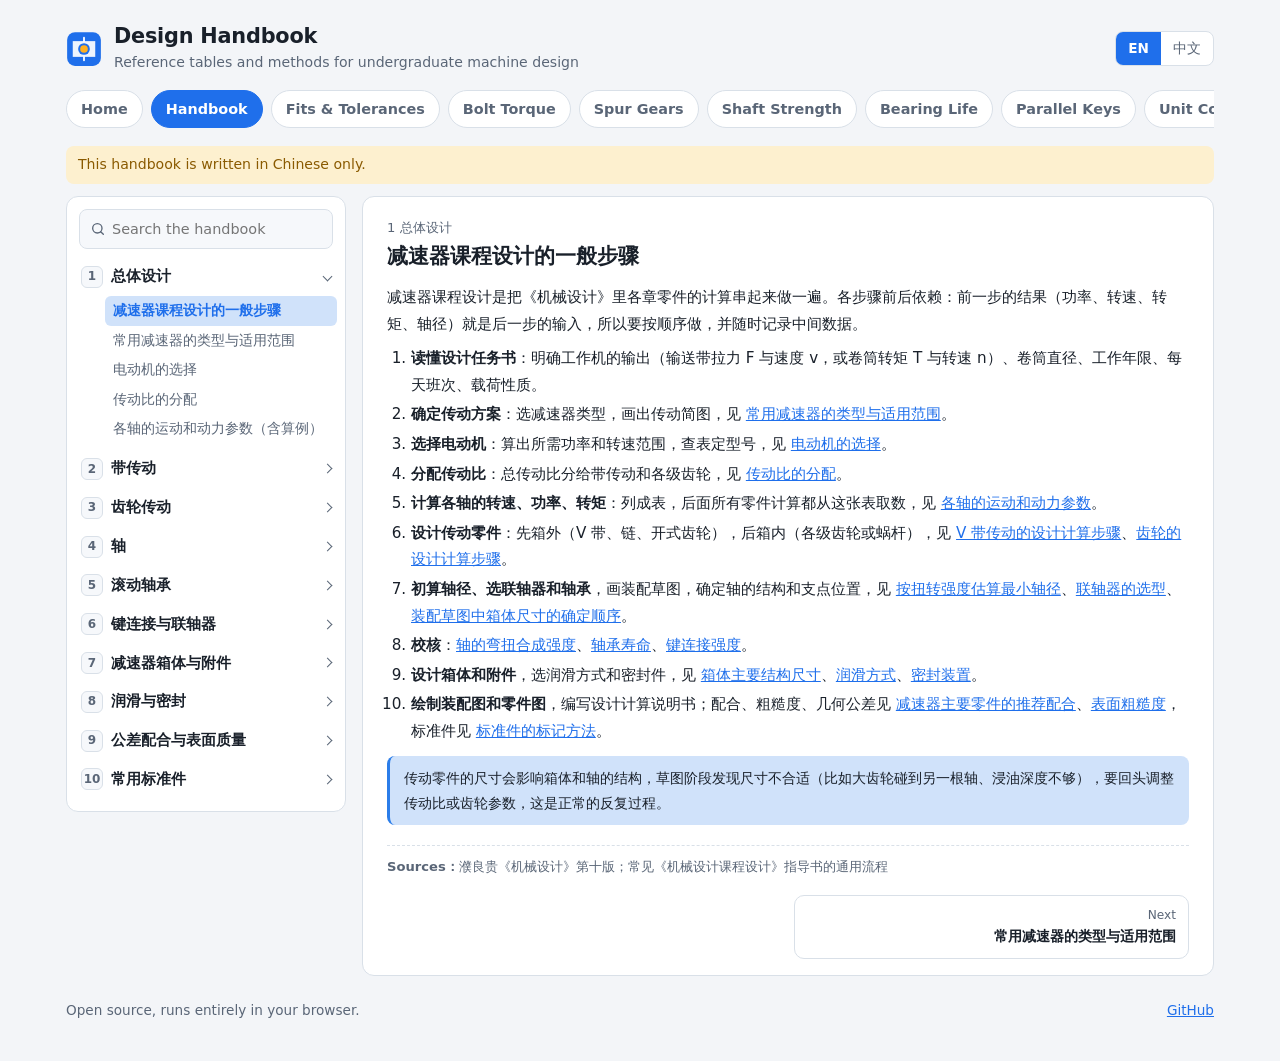
<file: handbook.html>
<!doctype html>
<html lang="zh-CN">
<head>
<meta charset="utf-8">
<meta name="viewport" content="width=device-width, initial-scale=1">
<title>机械设计手册 — 减速器课程设计常用资料</title>
<meta name="description" content="面向本科机械设计课程与减速器课程设计的在线手册：总体设计、带传动、齿轮、轴、滚动轴承、键与联轴器、箱体、润滑密封、公差配合、常用标准件，表格可搜索，并可直接跳转到对应计算器。">
<meta property="og:type" content="website">
<meta property="og:title" content="机械设计手册 — 减速器课程设计常用资料">
<meta property="og:description" content="本科机械设计与减速器课程设计常用表格和方法，可搜索，配套计算器。">
<meta name="theme-color" content="#f5f7fa" media="(prefers-color-scheme: light)">
<meta name="theme-color" content="#12161c" media="(prefers-color-scheme: dark)">
<link rel="icon" href="favicon.svg" type="image/svg+xml">
<link rel="stylesheet" href="style.css?v=ecdf4efd">
<link rel="stylesheet" href="handbook.css?v=d3aa9580">
<script>
  // 中文用户：在首次绘制前先隐藏页面，等脚本把文字换成中文后再显示，避免先闪一下英文
  (function () {
    var l = null;
    try { l = localStorage.getItem('fitcalc-lang'); } catch (e) {}
    if (!l) l = (navigator.language || '').toLowerCase().indexOf('zh') === 0 ? 'zh' : 'en';
    if (l === 'zh') {
      var h = document.documentElement;
      h.classList.add('i18n-pending');
      setTimeout(function () { h.classList.remove('i18n-pending'); }, 1500);
    }
  })();
</script>
<link rel="modulepreload" href="site.js?v=dc76b3df">
<script type="module" blocking="render" src="handbook-app.js?v=b06b7b1b"></script>
</head>
<body data-tool="handbook">
<div class="wrap hb-wrap">
  <header class="top">
    <div class="brand">
      <svg class="logo" viewBox="0 0 32 32" aria-hidden="true"><use href="favicon.svg#g"/></svg>
      <div>
        <h1 data-i18n="h1">设计手册</h1>
        <p class="sub" data-i18n="subtitle">本科机械设计与减速器课程设计常用资料</p>
      </div>
    </div>
    <div class="lang" role="group" aria-label="Language">
      <button type="button" id="lang-en" data-lang="en" aria-pressed="false">EN</button>
      <button type="button" id="lang-zh" data-lang="zh" aria-pressed="true">中文</button>
    </div>
  </header>

  <nav class="nav" id="site-nav" aria-label="Tools"></nav>

  <p class="hb-zh-only" id="hb-zh-only" hidden></p>

  <div class="hb-layout">
    <aside class="hb-side" aria-labelledby="hb-toc-h">
      <h2 id="hb-toc-h" class="visually-hidden" data-i18n="toc">目录</h2>
      <div class="hb-search">
        <svg viewBox="0 0 24 24" aria-hidden="true"><circle cx="11" cy="11" r="7" fill="none" stroke="currentColor" stroke-width="2"/><path d="M20 20l-4-4" stroke="currentColor" stroke-width="2" stroke-linecap="round"/></svg>
        <input id="hb-q" type="search" autocomplete="off" placeholder="搜索手册">
      </div>
      <div class="hb-toc" id="hb-toc"></div>
      <div class="hb-results" id="hb-results" hidden></div>
    </aside>
    <div class="hb-scrim" id="hb-scrim"></div>

    <main class="hb-main">
      <button type="button" class="hb-toc-btn" id="hb-toc-btn">
        <svg viewBox="0 0 24 24" aria-hidden="true"><path d="M4 6h16M4 12h16M4 18h10" stroke="currentColor" stroke-width="2" stroke-linecap="round"/></svg>
        <span data-i18n="toc">目录</span>
      </button>
      <article class="card hb-article" id="hb-article"></article>
    </main>
  </div>

  <footer class="foot">
    <span data-i18n="footerText">开源项目，全部计算在浏览器本地完成。</span>
    <a href="https://github.com/sihuihe33-prog/fit-calculator" target="_blank" rel="noopener">GitHub</a>
  </footer>
</div>
</body>
</html>
</file>
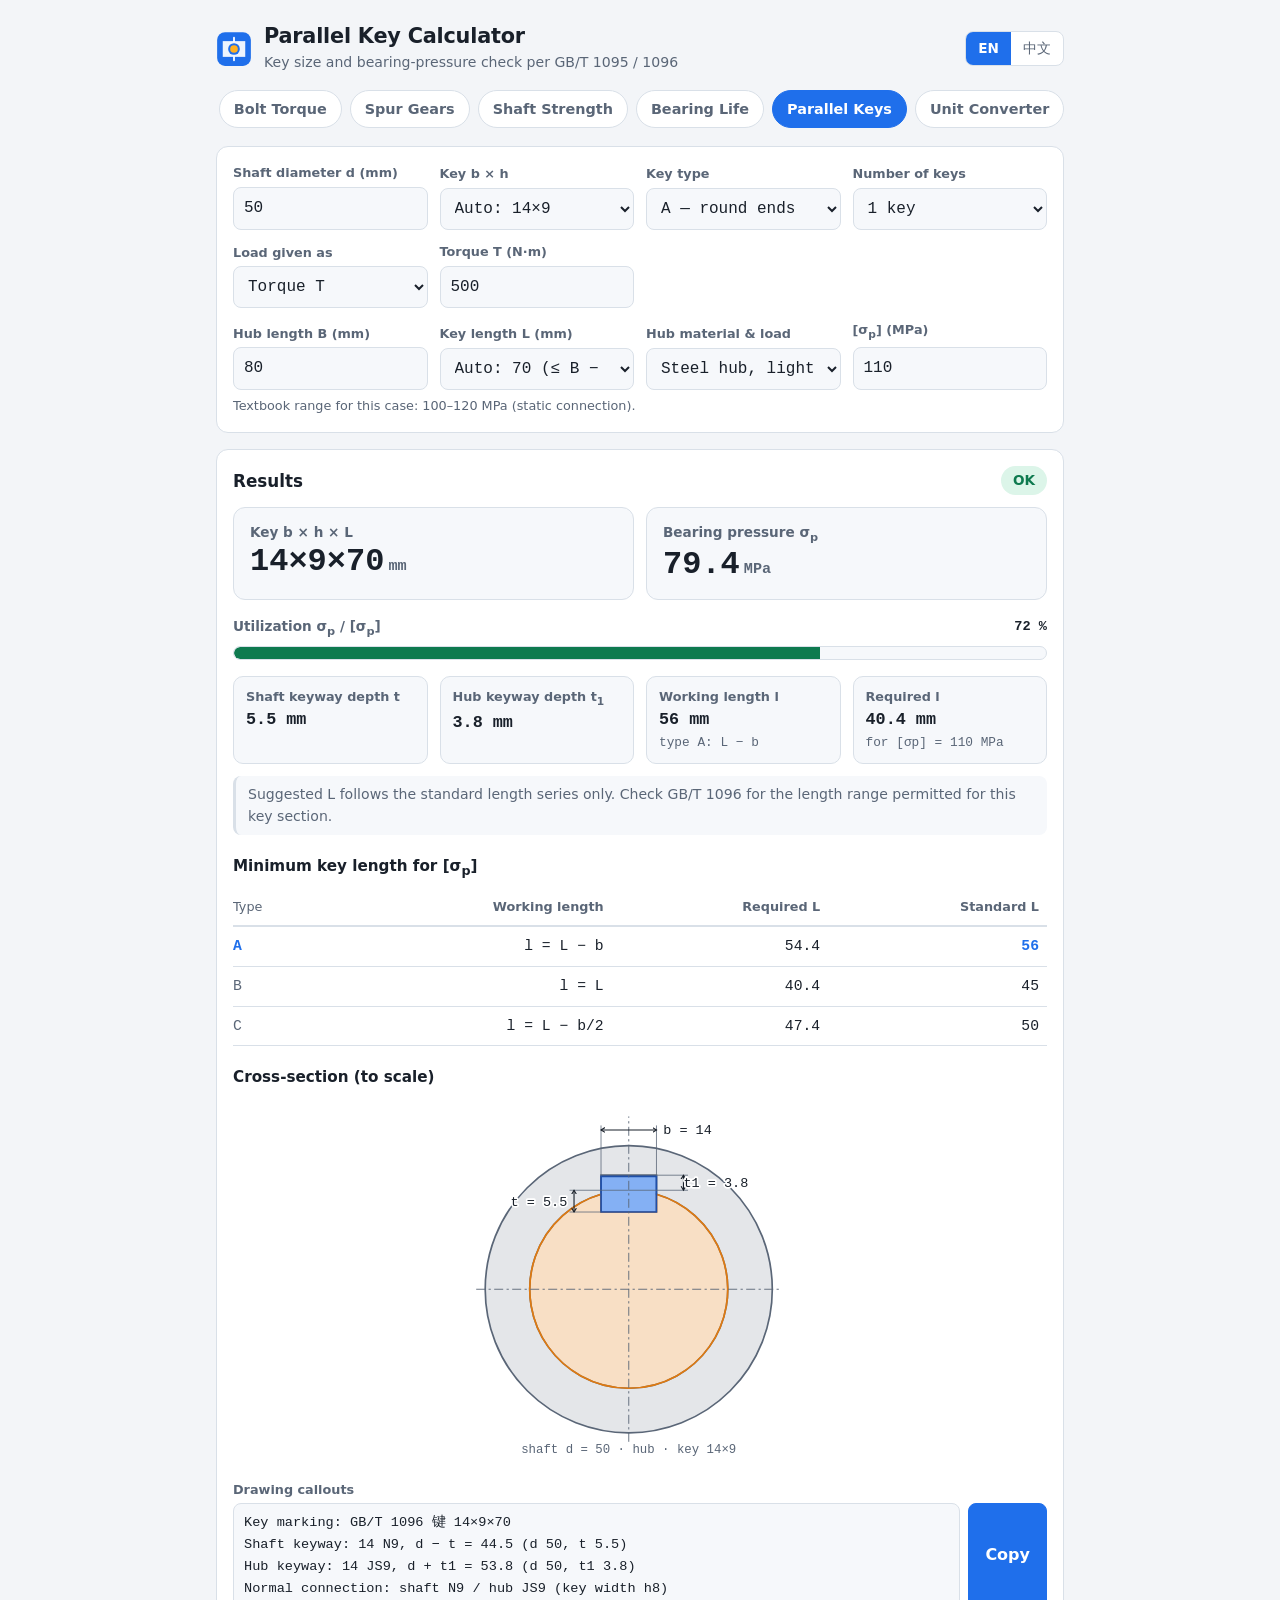
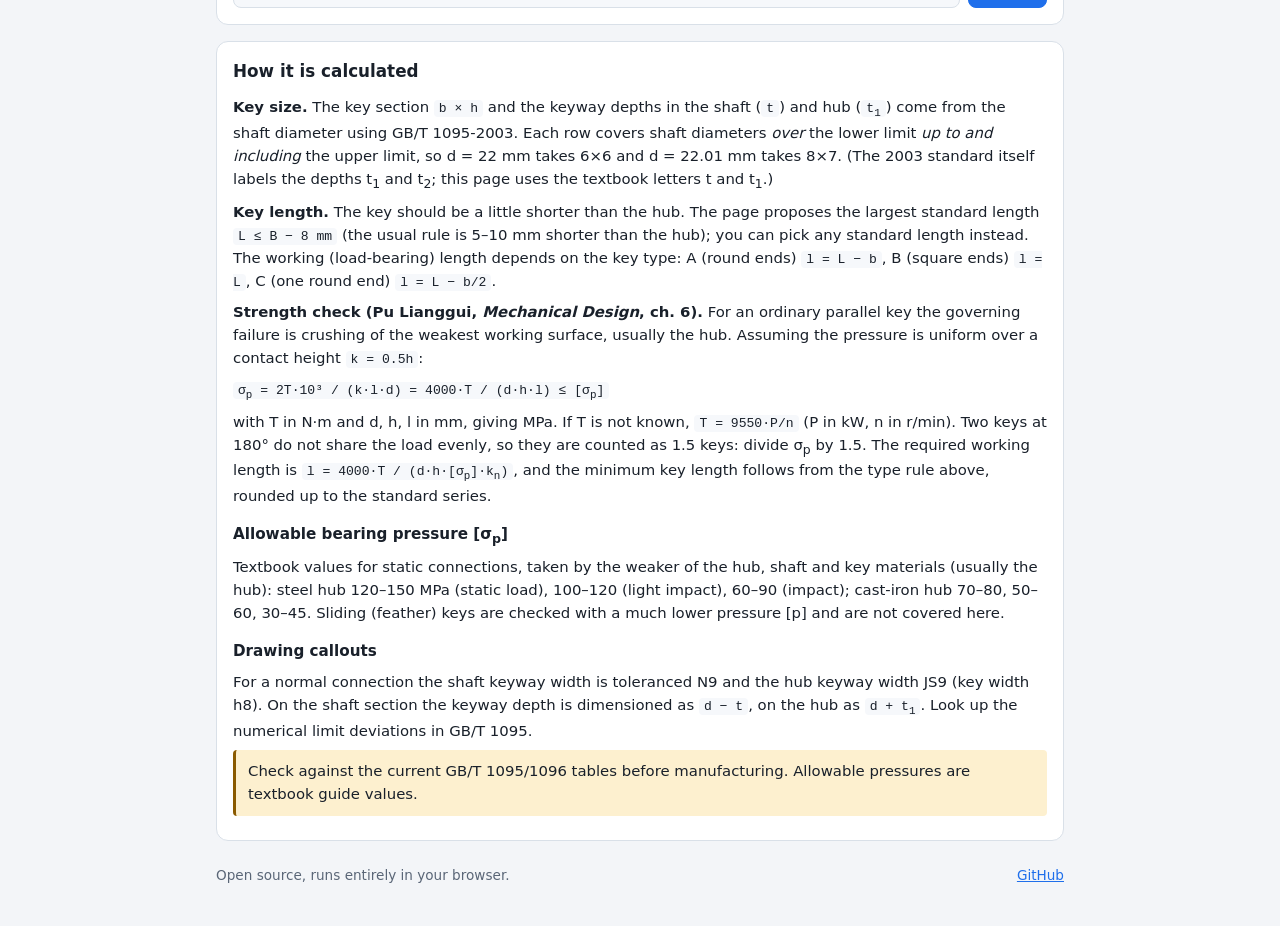
<file: key.html>
<!doctype html>
<html lang="en">
<head>
<meta charset="utf-8">
<meta name="viewport" content="width=device-width, initial-scale=1">
<title>Parallel Key Calculator — GB/T 1096 Key Size &amp; Strength Check</title>
<meta name="description" content="Free parallel key calculator: pick the GB/T 1095/1096 key size b×h and keyway depths from the shaft diameter, suggest a standard key length and check bearing pressure. Drawing callouts included.">
<meta property="og:type" content="website">
<meta property="og:title" content="Parallel Key Calculator — GB/T 1096 Key Size &amp; Strength Check">
<meta property="og:description" content="Key size, keyway depths, standard length and bearing-pressure check for ordinary parallel keys (GB/T 1095/1096). Fast, free, works offline.">
<meta name="theme-color" content="#f5f7fa" media="(prefers-color-scheme: light)">
<meta name="theme-color" content="#12161c" media="(prefers-color-scheme: dark)">
<link rel="icon" href="favicon.svg" type="image/svg+xml">
<link rel="stylesheet" href="style.css?v=ecdf4efd">
<link rel="stylesheet" href="key.css?v=e53f1279">
<script>
  // 中文用户：在首次绘制前先隐藏页面，等脚本把文字换成中文后再显示，避免先闪一下英文
  (function () {
    var l = null;
    try { l = localStorage.getItem('fitcalc-lang'); } catch (e) {}
    if (!l) l = (navigator.language || '').toLowerCase().indexOf('zh') === 0 ? 'zh' : 'en';
    if (l === 'zh') {
      var h = document.documentElement;
      h.classList.add('i18n-pending');
      setTimeout(function () { h.classList.remove('i18n-pending'); }, 1500);
    }
  })();
</script>
<link rel="modulepreload" href="site.js?v=dc76b3df">
<link rel="modulepreload" href="key.js?v=d2497bac">
<script type="module" blocking="render" src="key-app.js?v=2f3e0b31"></script>
</head>
<body data-tool="key">
<div class="wrap">
  <header class="top">
    <div class="brand">
      <svg class="logo" viewBox="0 0 32 32" aria-hidden="true"><use href="favicon.svg#g"/></svg>
      <div>
        <h1 data-i18n="h1">Parallel Key Calculator</h1>
        <p class="sub" data-i18n="subtitle">Key size and bearing-pressure check per GB/T 1095 / 1096</p>
      </div>
    </div>
    <div class="lang" role="group" aria-label="Language">
      <button type="button" id="lang-en" data-lang="en" aria-pressed="true">EN</button>
      <button type="button" id="lang-zh" data-lang="zh" aria-pressed="false">中文</button>
    </div>
  </header>

  <nav class="nav" id="site-nav" aria-label="Tools"></nav>

  <main>
    <section class="card" aria-labelledby="inputs-h">
      <h2 id="inputs-h" class="visually-hidden" data-i18n="inputsTitle">Inputs</h2>
      <div class="key-grid">
        <div class="field">
          <label for="d" data-i18n="dLabel">Shaft diameter d (mm)</label>
          <input id="d" type="number" inputmode="decimal" step="any" min="6" max="130" value="50" autocomplete="off">
        </div>
        <div class="field">
          <label for="size" data-i18n="sizeLabel">Key b × h</label>
          <select id="size"></select>
        </div>
        <div class="field">
          <label for="type" data-i18n="typeLabel">Key type</label>
          <select id="type"></select>
        </div>
        <div class="field">
          <label for="keys" data-i18n="keysLabel">Number of keys</label>
          <select id="keys"></select>
        </div>
      </div>

      <div class="key-grid key-grid-load">
        <div class="field">
          <label for="mode" data-i18n="modeLabel">Load given as</label>
          <select id="mode"></select>
        </div>
        <div class="field" id="f-T">
          <label for="T" data-i18n="TLabel">Torque T (N·m)</label>
          <input id="T" type="number" inputmode="decimal" step="any" min="0" value="500" autocomplete="off">
        </div>
        <div class="field" id="f-P" hidden>
          <label for="P" data-i18n="PLabel">Power P (kW)</label>
          <input id="P" type="number" inputmode="decimal" step="any" min="0" value="7.5" autocomplete="off">
        </div>
        <div class="field" id="f-n" hidden>
          <label for="n" data-i18n="nLabel">Speed n (r/min)</label>
          <input id="n" type="number" inputmode="decimal" step="any" min="0" value="960" autocomplete="off">
        </div>
      </div>

      <div class="key-grid">
        <div class="field">
          <label for="B" data-i18n="BLabel">Hub length B (mm)</label>
          <input id="B" type="number" inputmode="decimal" step="any" min="0" value="80" autocomplete="off">
        </div>
        <div class="field">
          <label for="L" data-i18n="LLabel">Key length L (mm)</label>
          <select id="L"></select>
        </div>
        <div class="field">
          <label for="preset" data-i18n="presetLabel">Hub material &amp; load</label>
          <select id="preset"></select>
        </div>
        <div class="field">
          <label for="allow" data-i18n="allowLabel">[σ<sub>p</sub>] (MPa)</label>
          <input id="allow" type="number" inputmode="decimal" step="any" min="0" autocomplete="off">
        </div>
      </div>
      <p class="hint" id="hint"></p>
      <div class="err" id="err" role="alert"></div>
    </section>

    <section class="card" id="results" aria-labelledby="results-h" aria-live="polite">
      <div class="results-head">
        <h2 id="results-h" data-i18n="resultsTitle">Results</h2>
        <span class="badge" id="badge"></span>
      </div>
      <div id="results-body">
        <div class="big-row">
          <div class="big">
            <div class="m-label" data-i18n="keyLabel">Key b × h × L</div>
            <div class="big-val"><span id="r-key">–</span><small>mm</small></div>
          </div>
          <div class="big">
            <div class="m-label" data-i18n="sigmaLabel">Bearing pressure σ<sub>p</sub></div>
            <div class="big-val"><span id="r-sigma">–</span><small>MPa</small></div>
          </div>
        </div>

        <div class="util">
          <div class="util-head">
            <span data-i18n="utilLabel">Utilization σ<sub>p</sub> / [σ<sub>p</sub>]</span>
            <b id="r-util"></b>
          </div>
          <div class="util-bar" id="util-bar" role="img"><span id="util-fill"></span></div>
        </div>

        <div class="key-metrics">
          <div class="metric"><div class="m-label" data-i18n="tLabel">Shaft keyway depth t</div><div class="m-val" id="r-t"></div></div>
          <div class="metric"><div class="m-label" data-i18n="t1Label">Hub keyway depth t<sub>1</sub></div><div class="m-val" id="r-t1"></div></div>
          <div class="metric"><div class="m-label" data-i18n="lLabel">Working length l</div><div class="m-val" id="r-l"></div><div class="m-um" id="r-l2"></div></div>
          <div class="metric"><div class="m-label" data-i18n="lReqLabel">Required l</div><div class="m-val" id="r-lreq"></div><div class="m-um" id="r-lreq2"></div></div>
        </div>

        <div class="notes" id="notes"></div>

        <h3 class="key-h3" data-i18n="reqTitle">Minimum key length for [σ<sub>p</sub>]</h3>
        <div class="table-wrap">
          <table class="data key-req">
            <thead>
              <tr>
                <th scope="col" data-i18n="thType">Type</th>
                <th scope="col" data-i18n="thRule">Working length</th>
                <th scope="col" data-i18n="thLreq">Required L</th>
                <th scope="col" data-i18n="thLstd">Standard L</th>
              </tr>
            </thead>
            <tbody id="req-body"></tbody>
          </table>
        </div>

        <div class="key-figure">
          <h3 class="key-h3" data-i18n="figTitle">Cross-section</h3>
          <div class="key-svg" id="svg"></div>
        </div>

        <div class="summary">
          <div class="summary-label" data-i18n="calloutTitle">Drawing callouts</div>
          <div class="summary-row">
            <pre id="summary" class="summary-text callout"></pre>
            <button type="button" id="copy" class="btn" data-i18n="copy">Copy</button>
          </div>
        </div>
      </div>
    </section>

    <section class="card about" aria-labelledby="about-h">
      <h2 id="about-h" data-i18n="aboutTitle">How it is calculated</h2>
      <div id="about" data-i18n-html="aboutBody"></div>
      <p class="disclaimer" data-i18n="disclaimer">Check against the current GB/T 1095/1096 tables before manufacturing.</p>
    </section>
  </main>

  <footer class="foot">
    <span data-i18n="footerText">Open source, runs entirely in your browser.</span>
    <a href="https://github.com/sihuihe33-prog/fit-calculator" target="_blank" rel="noopener" data-i18n="footerLink">GitHub</a>
  </footer>
</div>
</body>
</html>
</file>
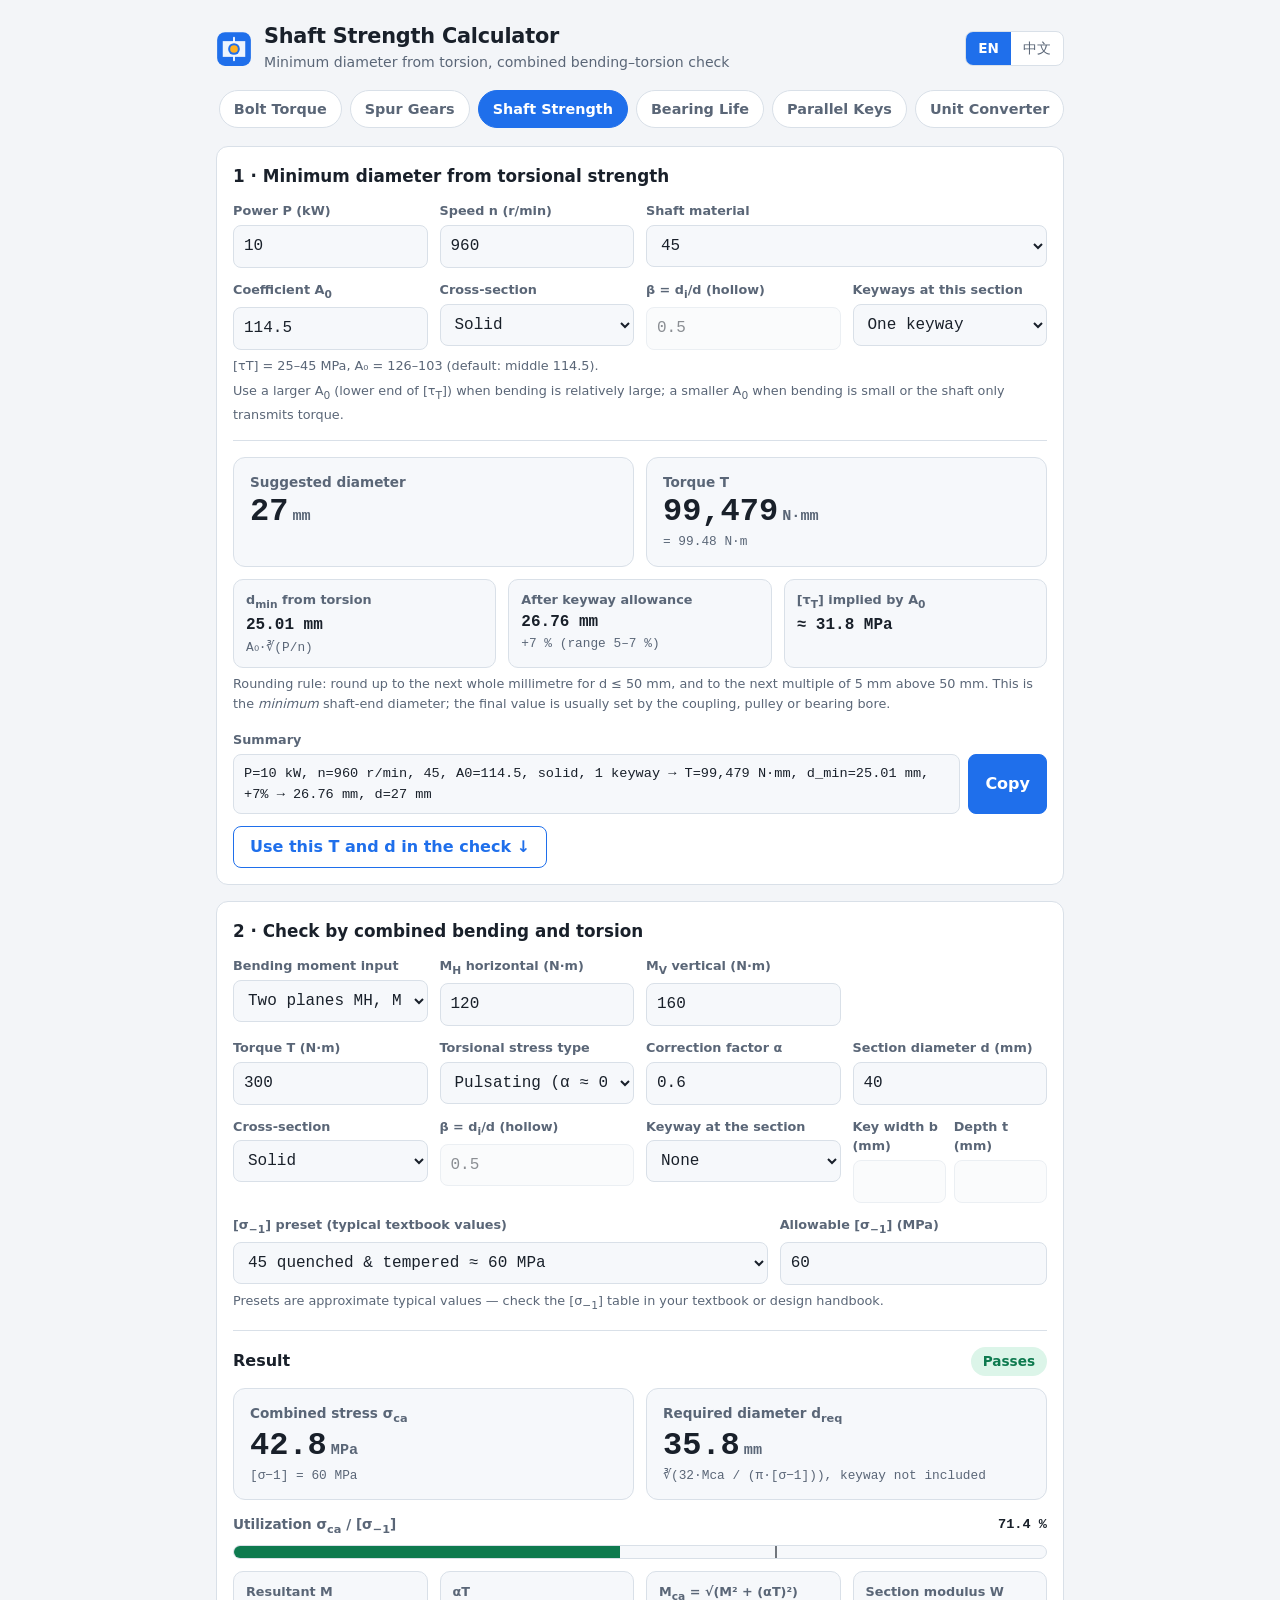
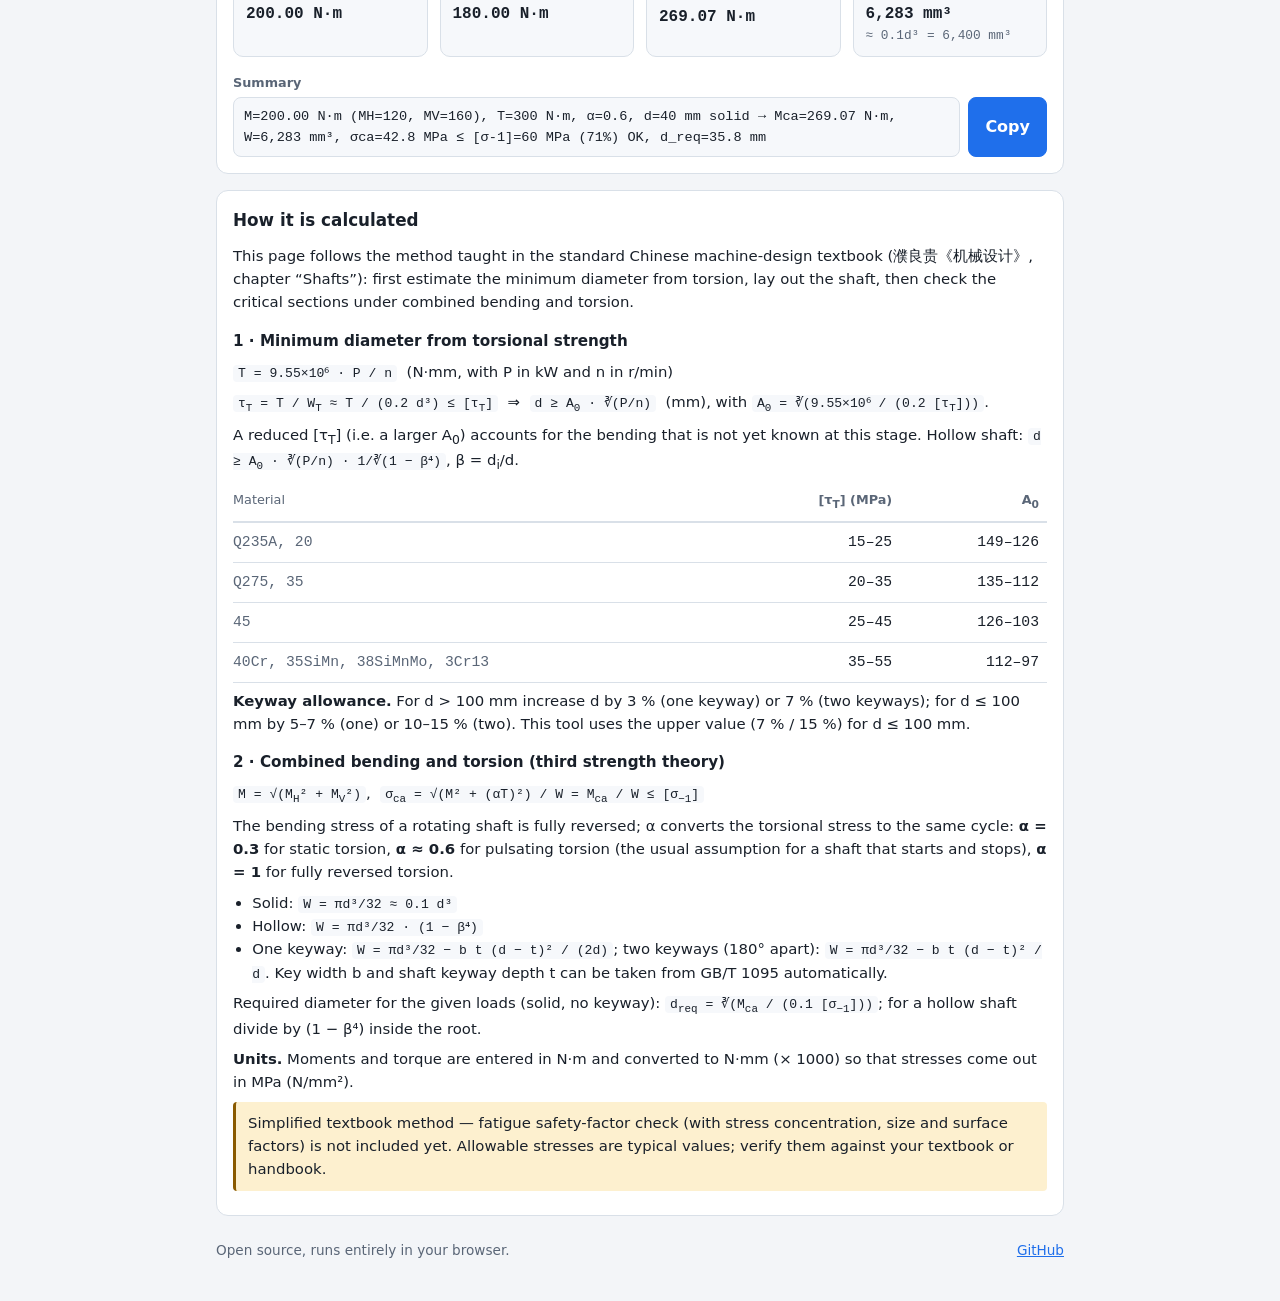
<file: shaft.html>
<!doctype html>
<html lang="en">
<head>
<meta charset="utf-8">
<meta name="viewport" content="width=device-width, initial-scale=1">
<title>Shaft Diameter &amp; Strength Calculator — Torsion and Combined Bending–Torsion</title>
<meta name="description" content="Free shaft design calculator: minimum shaft diameter from torsional strength d ≥ A0·∛(P/n) with keyway allowance and hollow shafts, plus a combined bending–torsion check (third strength theory) with section modulus and keyways.">
<meta property="og:type" content="website">
<meta property="og:title" content="Shaft Diameter &amp; Strength Calculator — Torsion and Combined Bending–Torsion">
<meta property="og:description" content="Estimate the minimum shaft diameter from power and speed, then check a section under combined bending and torsion. Textbook method, bilingual EN/中文, works offline.">
<meta name="theme-color" content="#f5f7fa" media="(prefers-color-scheme: light)">
<meta name="theme-color" content="#12161c" media="(prefers-color-scheme: dark)">
<link rel="icon" href="favicon.svg" type="image/svg+xml">
<link rel="stylesheet" href="style.css?v=ecdf4efd">
<link rel="stylesheet" href="shaft.css?v=0eaf20a2">
<script>
  // 中文用户：在首次绘制前先隐藏页面，等脚本把文字换成中文后再显示，避免先闪一下英文
  (function () {
    var l = null;
    try { l = localStorage.getItem('fitcalc-lang'); } catch (e) {}
    if (!l) l = (navigator.language || '').toLowerCase().indexOf('zh') === 0 ? 'zh' : 'en';
    if (l === 'zh') {
      var h = document.documentElement;
      h.classList.add('i18n-pending');
      setTimeout(function () { h.classList.remove('i18n-pending'); }, 1500);
    }
  })();
</script>
<link rel="modulepreload" href="site.js?v=dc76b3df">
<link rel="modulepreload" href="shaft.js?v=b156e384">
<script type="module" blocking="render" src="shaft-app.js?v=7cb22d19"></script>
</head>
<body data-tool="shaft">
<div class="wrap">
  <header class="top">
    <div class="brand">
      <svg class="logo" viewBox="0 0 32 32" aria-hidden="true"><use href="favicon.svg#g"/></svg>
      <div>
        <h1 data-i18n="h1">Shaft Strength Calculator</h1>
        <p class="sub" data-i18n="subtitle">Minimum diameter from torsion, combined bending–torsion check</p>
      </div>
    </div>
    <div class="lang" role="group" aria-label="Language">
      <button type="button" id="lang-en" data-lang="en" aria-pressed="true">EN</button>
      <button type="button" id="lang-zh" data-lang="zh" aria-pressed="false">中文</button>
    </div>
  </header>

  <nav class="nav" id="site-nav" aria-label="Tools"></nav>

  <main>
    <!-- 第一部分：按扭转强度估算最小轴径 -->
    <section class="card" id="est" aria-labelledby="est-h">
      <h2 id="est-h" data-i18n="estTitle">1 · Minimum diameter from torsional strength</h2>
      <div class="sh-grid sh-grid-4">
        <div class="field">
          <label for="P" data-i18n="pLabel">Power P (kW)</label>
          <input id="P" type="number" inputmode="decimal" step="any" min="0" value="10" autocomplete="off">
        </div>
        <div class="field">
          <label for="n" data-i18n="nLabel">Speed n (r/min)</label>
          <input id="n" type="number" inputmode="decimal" step="any" min="0" value="960" autocomplete="off">
        </div>
        <div class="field sh-span2">
          <label for="mat" data-i18n="matLabel">Shaft material</label>
          <select id="mat"></select>
        </div>
        <div class="field">
          <label for="A0" data-i18n="a0Label">Coefficient A<sub>0</sub></label>
          <input id="A0" type="number" inputmode="decimal" step="1" min="50" max="200" autocomplete="off">
        </div>
        <div class="field">
          <label for="sec1" data-i18n="secLabel">Cross-section</label>
          <select id="sec1"></select>
        </div>
        <div class="field">
          <label for="beta1" data-i18n="betaLabel">β = d<sub>i</sub>/d (hollow)</label>
          <input id="beta1" type="number" inputmode="decimal" step="0.05" min="0" max="0.9" value="0.5" autocomplete="off">
        </div>
        <div class="field">
          <label for="kw1" data-i18n="kwLabel">Keyways at this section</label>
          <select id="kw1"></select>
        </div>
      </div>
      <p class="hint" id="mat-hint"></p>
      <p class="hint" data-i18n="a0Hint">Use a larger A<sub>0</sub> when bending is relatively large; a smaller A<sub>0</sub> when bending is small or the shaft only transmits torque.</p>
      <div class="err" id="err1" role="alert"></div>

      <div id="est-body" class="sh-results" aria-live="polite">
        <div class="big-row">
          <div class="big">
            <div class="m-label" data-i18n="dStdLabel">Suggested diameter</div>
            <div class="big-val"><span id="r-dstd">–</span><small>mm</small></div>
            <div class="m-um" id="r-dstd-note"></div>
          </div>
          <div class="big">
            <div class="m-label" data-i18n="tLabel">Torque T</div>
            <div class="big-val"><span id="r-T">–</span><small>N·mm</small></div>
            <div class="m-um" id="r-T-nm"></div>
          </div>
        </div>
        <div class="sh-metrics">
          <div class="metric"><div class="m-label" data-i18n="dRawLabel">d<sub>min</sub> from torsion</div><div class="m-val" id="r-draw"></div><div class="m-um" id="r-draw-note"></div></div>
          <div class="metric"><div class="m-label" data-i18n="dKeyLabel">After keyway allowance</div><div class="m-val" id="r-dkey"></div><div class="m-um" id="r-dkey-note"></div></div>
          <div class="metric"><div class="m-label" data-i18n="tauLabel">[τ<sub>T</sub>] implied by A<sub>0</sub></div><div class="m-val" id="r-tau"></div></div>
        </div>
        <p class="hint" data-i18n="roundRule">Rounding rule: round up to the next whole millimetre for d ≤ 50 mm, to the next multiple of 5 mm above 50 mm. The final diameter is usually set by the bearing, coupling or hub bore.</p>
        <div class="summary">
          <div class="summary-label" data-i18n="summaryTitle">Summary</div>
          <div class="summary-row">
            <code id="summary1" class="summary-text"></code>
            <button type="button" id="copy1" class="btn" data-i18n="copy">Copy</button>
          </div>
        </div>
        <p class="sh-send"><button type="button" id="send-t" class="btn sh-btn-ghost" data-i18n="sendT">Use this T and d in the check ↓</button></p>
      </div>
    </section>

    <!-- 第二部分：按弯扭合成强度校核 -->
    <section class="card" id="chk" aria-labelledby="chk-h">
      <h2 id="chk-h" data-i18n="chkTitle">2 · Check by combined bending and torsion</h2>
      <div class="sh-grid sh-grid-4">
        <div class="field">
          <label for="mmode" data-i18n="mmodeLabel">Bending moment input</label>
          <select id="mmode"></select>
        </div>
        <div class="field" id="f-Mh">
          <label for="Mh" data-i18n="mhLabel">M<sub>H</sub> horizontal (N·m)</label>
          <input id="Mh" type="number" inputmode="decimal" step="any" value="120" autocomplete="off">
        </div>
        <div class="field" id="f-Mv">
          <label for="Mv" data-i18n="mvLabel">M<sub>V</sub> vertical (N·m)</label>
          <input id="Mv" type="number" inputmode="decimal" step="any" value="160" autocomplete="off">
        </div>
        <div class="field" id="f-M" hidden>
          <label for="M" data-i18n="mLabel">Resultant M (N·m)</label>
          <input id="M" type="number" inputmode="decimal" step="any" min="0" value="200" autocomplete="off">
        </div>
      </div>
      <div class="sh-grid sh-grid-4">
        <div class="field">
          <label for="T2" data-i18n="t2Label">Torque T (N·m)</label>
          <input id="T2" type="number" inputmode="decimal" step="any" min="0" value="300" autocomplete="off">
        </div>
        <div class="field">
          <label for="alphaSel" data-i18n="alphaSelLabel">Torsion stress type</label>
          <select id="alphaSel"></select>
        </div>
        <div class="field">
          <label for="alpha" data-i18n="alphaLabel">Correction factor α</label>
          <input id="alpha" type="number" inputmode="decimal" step="0.05" min="0.05" max="1" value="0.6" autocomplete="off">
        </div>
        <div class="field">
          <label for="d2" data-i18n="d2Label">Section diameter d (mm)</label>
          <input id="d2" type="number" inputmode="decimal" step="any" min="0" value="40" autocomplete="off">
        </div>
      </div>
      <div class="sh-grid sh-grid-4">
        <div class="field">
          <label for="sec2" data-i18n="secLabel">Cross-section</label>
          <select id="sec2"></select>
        </div>
        <div class="field">
          <label for="beta2" data-i18n="betaLabel">β = d<sub>i</sub>/d (hollow)</label>
          <input id="beta2" type="number" inputmode="decimal" step="0.05" min="0" max="0.9" value="0.5" autocomplete="off">
        </div>
        <div class="field">
          <label for="kw2" data-i18n="kw2Label">Keyway at the section</label>
          <select id="kw2"></select>
        </div>
        <div class="field sh-key">
          <div class="sh-key-row">
            <div>
              <label for="kb" data-i18n="kbLabel">Key width b (mm)</label>
              <input id="kb" type="number" inputmode="decimal" step="any" min="0" autocomplete="off">
            </div>
            <div>
              <label for="kt" data-i18n="ktLabel">Depth t (mm)</label>
              <input id="kt" type="number" inputmode="decimal" step="any" min="0" autocomplete="off">
            </div>
          </div>
        </div>
      </div>
      <p class="hint" id="key-hint"></p>
      <div class="sh-grid sh-grid-allow">
        <div class="field">
          <label for="amat" data-i18n="amatLabel">[σ<sub>−1</sub>] preset (typical textbook values)</label>
          <select id="amat"></select>
        </div>
        <div class="field">
          <label for="allow" data-i18n="allowLabel">Allowable [σ<sub>−1</sub>] (MPa)</label>
          <input id="allow" type="number" inputmode="decimal" step="any" min="0" value="60" autocomplete="off">
        </div>
      </div>
      <p class="hint" data-i18n="allowHint">Presets are approximate typical values — check the [σ<sub>−1</sub>] table in your textbook or design handbook.</p>
      <div class="err" id="err2" role="alert"></div>

      <div id="chk-body" class="sh-results" aria-live="polite">
        <div class="results-head">
          <h3 class="sh-h3" data-i18n="chkResults">Result</h3>
          <span class="badge" id="badge"></span>
        </div>
        <div class="big-row">
          <div class="big">
            <div class="m-label" data-i18n="sigmaLabel">Combined stress σ<sub>ca</sub></div>
            <div class="big-val"><span id="r-sigma">–</span><small>MPa</small></div>
            <div class="m-um" id="r-sigma-note"></div>
          </div>
          <div class="big">
            <div class="m-label" data-i18n="dReqLabel">Required d (solid section)</div>
            <div class="big-val"><span id="r-dreq">–</span><small>mm</small></div>
            <div class="m-um" id="r-dreq-note"></div>
          </div>
        </div>
        <div class="sh-util">
          <div class="sh-util-head"><span data-i18n="utilLabel">Utilization σ<sub>ca</sub> / [σ<sub>−1</sub>]</span><b id="r-util"></b></div>
          <div class="sh-bar" id="bar" role="meter" aria-valuemin="0" aria-valuemax="150"><span id="bar-fill"></span><i class="sh-bar-limit"></i></div>
        </div>
        <div class="sh-metrics sh-metrics-4">
          <div class="metric"><div class="m-label" data-i18n="mResLabel">Resultant M</div><div class="m-val" id="r-M"></div></div>
          <div class="metric"><div class="m-label" data-i18n="aTLabel">αT</div><div class="m-val" id="r-aT"></div></div>
          <div class="metric"><div class="m-label" data-i18n="mcaLabel">M<sub>ca</sub> = √(M² + (αT)²)</div><div class="m-val" id="r-Mca"></div></div>
          <div class="metric"><div class="m-label" data-i18n="wLabel">Section modulus W</div><div class="m-val" id="r-W"></div><div class="m-um" id="r-W-note"></div></div>
        </div>
        <div class="summary">
          <div class="summary-label" data-i18n="summaryTitle">Summary</div>
          <div class="summary-row">
            <code id="summary2" class="summary-text"></code>
            <button type="button" id="copy2" class="btn" data-i18n="copy">Copy</button>
          </div>
        </div>
      </div>
    </section>

    <section class="card about" aria-labelledby="about-h">
      <h2 id="about-h" data-i18n="aboutTitle">How it is calculated</h2>
      <div id="about" data-i18n-html="aboutBody"></div>
      <p class="disclaimer" data-i18n="disclaimer">Simplified textbook method — fatigue safety-factor check (with stress concentration, size and surface factors) is not included yet.</p>
    </section>
  </main>

  <footer class="foot">
    <span data-i18n="footerText">Open source, runs entirely in your browser.</span>
    <a href="https://github.com/sihuihe33-prog/fit-calculator" target="_blank" rel="noopener" data-i18n="footerLink">GitHub</a>
  </footer>
</div>
</body>
</html>
</file>
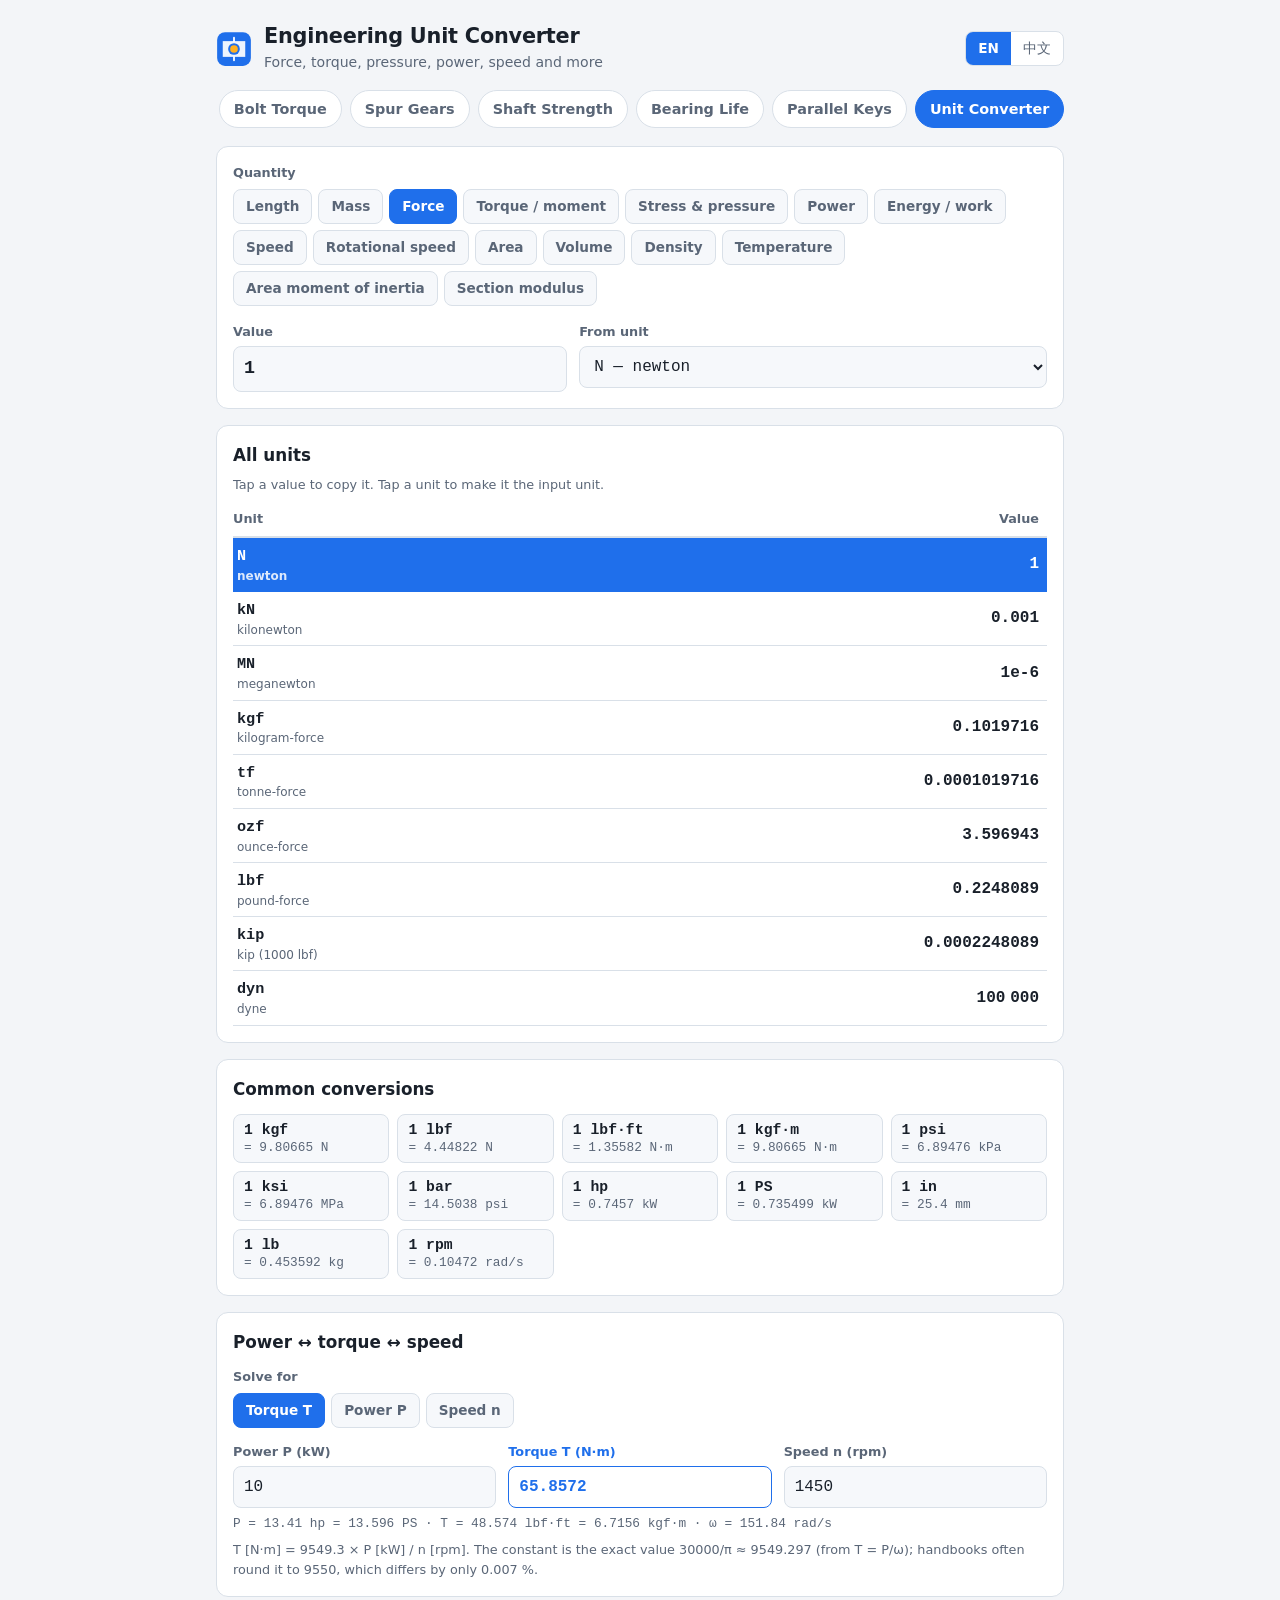
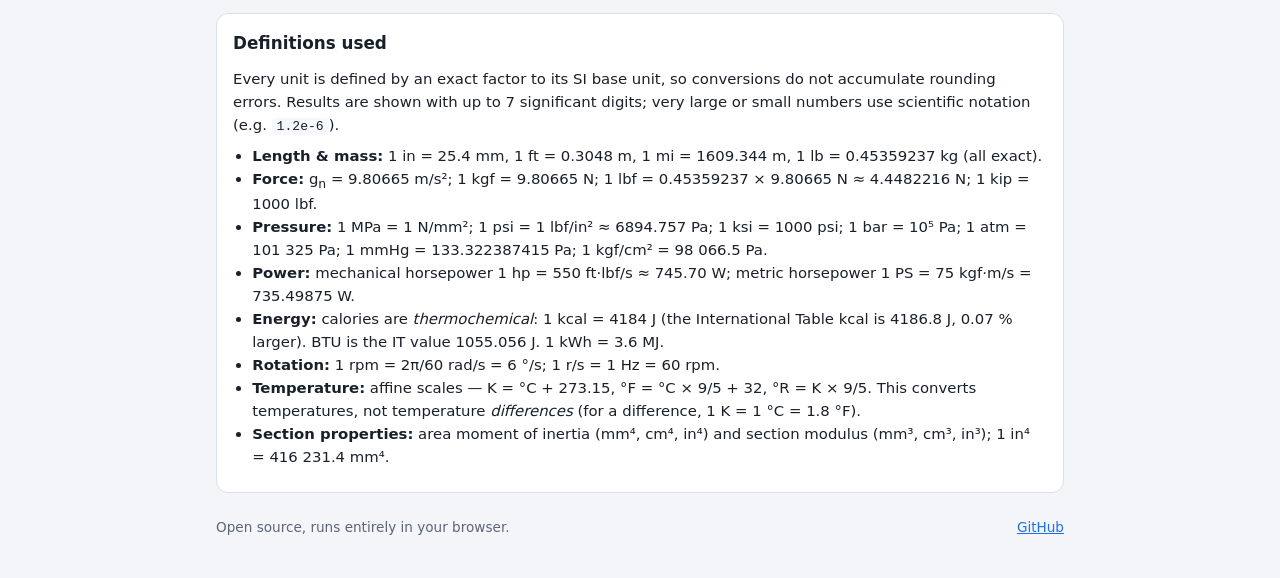
<file: units.html>
<!doctype html>
<html lang="en">
<head>
<meta charset="utf-8">
<meta name="viewport" content="width=device-width, initial-scale=1">
<title>Engineering Unit Converter — Force, Torque, Pressure, Power, Speed</title>
<meta name="description" content="Free engineering unit converter for mechanical design: force (N, kgf, lbf), torque (N·m, kgf·m, lbf·ft), stress and pressure (MPa, bar, psi), power (kW, hp, PS), rpm, temperature and more, plus a power–torque–speed calculator.">
<meta property="og:type" content="website">
<meta property="og:title" content="Engineering Unit Converter — Force, Torque, Pressure, Power, Speed">
<meta property="og:description" content="Convert force, torque, pressure, power, speed, rpm, temperature, area moment of inertia and more — every unit at once, with exact definitions. Fast, free, works offline.">
<meta name="theme-color" content="#f5f7fa" media="(prefers-color-scheme: light)">
<meta name="theme-color" content="#12161c" media="(prefers-color-scheme: dark)">
<link rel="icon" href="favicon.svg" type="image/svg+xml">
<link rel="stylesheet" href="style.css?v=ecdf4efd">
<link rel="stylesheet" href="units.css?v=decdd4e0">
<script>
  // 中文用户：在首次绘制前先隐藏页面，等脚本把文字换成中文后再显示，避免先闪一下英文
  (function () {
    var l = null;
    try { l = localStorage.getItem('fitcalc-lang'); } catch (e) {}
    if (!l) l = (navigator.language || '').toLowerCase().indexOf('zh') === 0 ? 'zh' : 'en';
    if (l === 'zh') {
      var h = document.documentElement;
      h.classList.add('i18n-pending');
      setTimeout(function () { h.classList.remove('i18n-pending'); }, 1500);
    }
  })();
</script>
<link rel="modulepreload" href="site.js?v=dc76b3df">
<link rel="modulepreload" href="units.js?v=fbb3b84e">
<script type="module" blocking="render" src="units-app.js?v=f1b74c48"></script>
</head>
<body data-tool="units">
<div class="wrap">
  <header class="top">
    <div class="brand">
      <svg class="logo" viewBox="0 0 32 32" aria-hidden="true"><use href="favicon.svg#g"/></svg>
      <div>
        <h1 data-i18n="h1">Engineering Unit Converter</h1>
        <p class="sub" data-i18n="subtitle">Force, torque, pressure, power, speed and more</p>
      </div>
    </div>
    <div class="lang" role="group" aria-label="Language">
      <button type="button" id="lang-en" data-lang="en" aria-pressed="true">EN</button>
      <button type="button" id="lang-zh" data-lang="zh" aria-pressed="false">中文</button>
    </div>
  </header>

  <nav class="nav" id="site-nav" aria-label="Tools"></nav>

  <main>
    <section class="card" aria-labelledby="inputs-h">
      <h2 id="inputs-h" class="visually-hidden" data-i18n="inputsTitle">Inputs</h2>
      <div class="field">
        <span class="qty-label" id="qty-label" data-i18n="qtyLabel">Quantity</span>
        <div class="qtabs" id="qtabs" role="group" aria-labelledby="qty-label"></div>
      </div>
      <div class="units-inputs">
        <div class="field">
          <label for="val" data-i18n="valLabel">Value</label>
          <input id="val" type="text" inputmode="decimal" value="1" autocomplete="off" spellcheck="false">
        </div>
        <div class="field">
          <label for="from" data-i18n="fromLabel">From unit</label>
          <select id="from"></select>
        </div>
      </div>
      <div class="err" id="err" role="alert"></div>
    </section>

    <section class="card" aria-labelledby="results-h">
      <div class="results-head">
        <h2 id="results-h" data-i18n="resultsTitle">All units</h2>
        <span class="copy-status" id="copy-status" aria-live="polite"></span>
      </div>
      <p class="hint" data-i18n="resultsHint">Tap a value to copy it. Tap a unit to make it the input unit.</p>
      <div class="ref-wrap units-wrap">
        <table class="ref units-table">
          <thead>
            <tr>
              <th scope="col" data-i18n="thUnit">Unit</th>
              <th scope="col" data-i18n="thValue">Value</th>
            </tr>
          </thead>
          <tbody id="out-body"></tbody>
        </table>
      </div>
    </section>

    <section class="card" aria-labelledby="common-h">
      <h2 id="common-h" data-i18n="commonTitle">Common conversions</h2>
      <div class="chips" id="common"></div>
    </section>

    <section class="card" aria-labelledby="pts-h">
      <h2 id="pts-h" data-i18n="ptsTitle">Power ↔ torque ↔ speed</h2>
      <div class="field">
        <span class="qty-label" id="solve-label" data-i18n="solveLabel">Solve for</span>
        <div class="seg" id="solve" role="group" aria-labelledby="solve-label">
          <button type="button" data-solve="T" aria-pressed="true" data-i18n="solveT">Torque T</button>
          <button type="button" data-solve="P" aria-pressed="false" data-i18n="solveP">Power P</button>
          <button type="button" data-solve="n" aria-pressed="false" data-i18n="solven">Speed n</button>
        </div>
      </div>
      <div class="pts-inputs">
        <div class="field" data-f="P">
          <label for="pts-P" data-i18n="pLabel">Power P (kW)</label>
          <input id="pts-P" type="text" inputmode="decimal" value="10" autocomplete="off" spellcheck="false">
        </div>
        <div class="field" data-f="T">
          <label for="pts-T" data-i18n="tLabel">Torque T (N·m)</label>
          <input id="pts-T" type="text" inputmode="decimal" autocomplete="off" spellcheck="false">
        </div>
        <div class="field" data-f="n">
          <label for="pts-n" data-i18n="nLabel">Speed n (rpm)</label>
          <input id="pts-n" type="text" inputmode="decimal" value="1450" autocomplete="off" spellcheck="false">
        </div>
      </div>
      <div class="err" id="pts-err" role="alert"></div>
      <p class="hint" id="pts-extra"></p>
      <p class="hint" data-i18n-html="ptsNote"></p>
    </section>

    <section class="card about" aria-labelledby="about-h">
      <h2 id="about-h" data-i18n="aboutTitle">Definitions used</h2>
      <div id="about" data-i18n-html="aboutBody"></div>
    </section>
  </main>

  <footer class="foot">
    <span data-i18n="footerText">Open source, runs entirely in your browser.</span>
    <a href="https://github.com/sihuihe33-prog/fit-calculator" target="_blank" rel="noopener" data-i18n="footerLink">GitHub</a>
  </footer>
</div>
</body>
</html>
</file>
<file: style.css>
:root {
  --bg: #f3f5f8;
  --surface: #ffffff;
  --surface-2: #f6f8fb;
  --text: #19202a;
  --muted: #5a6677;
  --border: #d9e0e8;
  --accent: #1f6feb;
  --accent-text: #ffffff;
  --focus: #1f6feb;
  --hole: #2b7de9;
  --hole-fill: rgba(43, 125, 233, .22);
  --shaft: #e07a10;
  --shaft-fill: rgba(224, 122, 16, .24);
  --grid: #e3e8ee;
  --clearance: #0e7a4f;
  --clearance-bg: #dcf5e9;
  --transition: #8a5a00;
  --transition-bg: #fdf0cf;
  --interference: #b4232c;
  --interference-bg: #fde3e4;
  --error: #b4232c;
  --mono: ui-monospace, "SF Mono", Menlo, Consolas, "Liberation Mono", monospace;
  --sans: system-ui, -apple-system, "Segoe UI", Roboto, "PingFang SC", "Microsoft YaHei", "Noto Sans CJK SC", "Helvetica Neue", Arial, sans-serif;
  color-scheme: light dark;
}

@media (prefers-color-scheme: dark) {
  :root {
    --bg: #12161c;
    --surface: #1a2029;
    --surface-2: #212833;
    --text: #e6ebf2;
    --muted: #9aa7b8;
    --border: #2d3644;
    --accent: #5b9bff;
    --accent-text: #0b1220;
    --focus: #7db0ff;
    --hole: #6aa8ff;
    --hole-fill: rgba(106, 168, 255, .25);
    --shaft: #ffa94d;
    --shaft-fill: rgba(255, 169, 77, .25);
    --grid: #29313d;
    --clearance: #5fdca0;
    --clearance-bg: #12362a;
    --transition: #ffd166;
    --transition-bg: #3a2e0e;
    --interference: #ff8a90;
    --interference-bg: #401a1d;
    --error: #ff8a90;
  }
}

* { box-sizing: border-box; }

html { -webkit-text-size-adjust: 100%; }

body {
  margin: 0;
  background: var(--bg);
  color: var(--text);
  font-family: var(--sans);
  font-size: 16px;
  line-height: 1.55;
}

.wrap {
  max-width: 880px;
  margin: 0 auto;
  padding: 16px;
}

.visually-hidden {
  position: absolute !important;
  width: 1px; height: 1px;
  overflow: hidden;
  clip: rect(0 0 0 0);
  white-space: nowrap;
}

/* header */
.top {
  display: flex;
  align-items: center;
  justify-content: space-between;
  gap: 12px;
  padding: 8px 0 16px;
}
.brand { display: flex; align-items: center; gap: 12px; min-width: 0; }
.logo { width: 36px; height: 36px; flex: none; }
h1 { margin: 0; font-size: 1.3rem; line-height: 1.25; letter-spacing: -.01em; }
.sub { margin: 2px 0 0; color: var(--muted); font-size: .88rem; }

.lang {
  display: inline-flex;
  border: 1px solid var(--border);
  border-radius: 8px;
  overflow: hidden;
  background: var(--surface);
  flex: none;
}
.lang button {
  font: inherit;
  font-size: .85rem;
  padding: 6px 12px;
  border: 0;
  background: transparent;
  color: var(--muted);
  cursor: pointer;
}
.lang button[aria-pressed="true"] { background: var(--accent); color: var(--accent-text); font-weight: 600; }

/* cards */
.card {
  background: var(--surface);
  border: 1px solid var(--border);
  border-radius: 12px;
  padding: 16px;
  margin-bottom: 16px;
}
.card h2 { margin: 0 0 12px; font-size: 1.05rem; }

/* forms */
.grid-inputs { display: grid; grid-template-columns: 1fr 1fr; gap: 12px; }
.selects { display: grid; grid-template-columns: repeat(4, 1fr); gap: 12px; margin-top: 12px; }
.field { min-width: 0; }
label { display: block; font-size: .8rem; color: var(--muted); margin-bottom: 4px; font-weight: 600; }

input, select, .btn {
  font: inherit;
  color: var(--text);
}
input[type="number"], input[type="text"], select {
  width: 100%;
  min-height: 42px;
  padding: 8px 10px;
  background: var(--surface-2);
  border: 1px solid var(--border);
  border-radius: 8px;
  font-family: var(--mono);
  font-variant-numeric: tabular-nums;
  font-size: 1rem;
}
input[aria-invalid="true"] { border-color: var(--error); }
.err { min-height: 0; color: var(--error); font-size: .82rem; margin-top: 4px; }
.err:empty { display: none; }

:focus-visible { outline: 2px solid var(--focus); outline-offset: 2px; }

/* quick picks */
.quick { margin-top: 16px; }
.quick-title { font-size: .8rem; color: var(--muted); font-weight: 600; margin-bottom: 6px; }
.chips { display: flex; flex-wrap: wrap; gap: 8px; }
.chip {
  font: inherit;
  font-size: .82rem;
  display: inline-flex;
  flex-direction: column;
  align-items: flex-start;
  gap: 0;
  padding: 6px 10px;
  line-height: 1.3;
  border: 1px solid var(--border);
  border-radius: 8px;
  background: var(--surface-2);
  color: var(--text);
  cursor: pointer;
  text-align: left;
}
.chip b { font-family: var(--mono); font-size: .92rem; }
.chip span { color: var(--muted); font-size: .75rem; }
.chip:hover { border-color: var(--accent); }
.chip[aria-pressed="true"] { background: var(--accent); border-color: var(--accent); color: var(--accent-text); }
.chip[aria-pressed="true"] span { color: inherit; opacity: .85; }
.use { margin: 10px 0 0; color: var(--muted); font-size: .88rem; min-height: 1.4em; }
.use:empty { display: none; }

/* results */
.results-head { display: flex; align-items: center; justify-content: space-between; gap: 12px; margin-bottom: 12px; }
.results-head h2 { margin: 0; }
.badge {
  font-size: .85rem;
  font-weight: 700;
  padding: 4px 12px;
  border-radius: 999px;
  white-space: nowrap;
}
.badge.clearance { color: var(--clearance); background: var(--clearance-bg); }
.badge.transition { color: var(--transition); background: var(--transition-bg); }
.badge.interference { color: var(--interference); background: var(--interference-bg); }

.notice {
  color: var(--error);
  background: var(--interference-bg);
  border-radius: 8px;
  padding: 10px 12px;
  font-size: .92rem;
}

.table-wrap { overflow-x: auto; }
table.data { width: 100%; border-collapse: collapse; font-size: .92rem; }
table.data th, table.data td { padding: 8px 8px; border-bottom: 1px solid var(--border); text-align: right; vertical-align: top; }
table.data th:first-child, table.data td:first-child { text-align: left; color: var(--muted); font-weight: 500; padding-left: 0; }
table.data thead th { font-size: .8rem; color: var(--muted); border-bottom: 2px solid var(--border); }
table.data thead th[data-i18n="hole"] { color: var(--hole); }
table.data thead th[data-i18n="shaft"] { color: var(--shaft); }
table.data td { font-family: var(--mono); font-variant-numeric: tabular-nums; }
table.data td .sub-v { display: block; color: var(--muted); font-size: .8rem; }
table.data td.code { font-weight: 700; }

.clearances { display: grid; grid-template-columns: 1fr 1fr; gap: 12px; margin-top: 16px; }
.metric {
  background: var(--surface-2);
  border: 1px solid var(--border);
  border-radius: 10px;
  padding: 10px 12px;
}
.metric .m-label { font-size: .8rem; color: var(--muted); font-weight: 600; }
.metric .m-val { font-family: var(--mono); font-variant-numeric: tabular-nums; font-size: 1.15rem; font-weight: 700; }
.metric .m-um { font-family: var(--mono); color: var(--muted); font-size: .8rem; }

.summary { margin-top: 16px; }
.summary-label { font-size: .8rem; color: var(--muted); font-weight: 600; margin-bottom: 4px; }
.summary-row { display: flex; gap: 8px; align-items: stretch; }
.summary-text {
  flex: 1;
  min-width: 0;
  background: var(--surface-2);
  border: 1px solid var(--border);
  border-radius: 8px;
  padding: 8px 10px;
  font-family: var(--mono);
  font-size: .85rem;
  overflow-wrap: anywhere;
  user-select: all;
}
.btn {
  flex: none;
  padding: 0 16px;
  min-height: 42px;
  border: 1px solid var(--accent);
  background: var(--accent);
  color: var(--accent-text);
  border-radius: 8px;
  font-weight: 600;
  cursor: pointer;
}
.btn:hover { filter: brightness(1.08); }

/* diagram */
.diagram { width: 100%; }
.diagram svg { display: block; width: 100%; height: auto; }
.diagram .grid { stroke: var(--grid); stroke-width: 1; }
.diagram .zero { stroke: var(--text); stroke-width: 1.5; }
.diagram .z-hole { fill: var(--hole-fill); stroke: var(--hole); stroke-width: 1.5; }
.diagram .z-shaft { fill: var(--shaft-fill); stroke: var(--shaft); stroke-width: 1.5; }
.diagram text { font-family: var(--mono); font-size: 12px; fill: var(--muted); }
.diagram .halo { paint-order: stroke; stroke: var(--surface); stroke-width: 3px; stroke-linejoin: round; }
.diagram .t-zero { fill: var(--text); font-weight: 700; }
.diagram .t-hole { fill: var(--hole); font-weight: 700; font-size: 13px; }
.diagram .t-shaft { fill: var(--shaft); font-weight: 700; font-size: 13px; }
.diagram .t-dev { fill: var(--text); }
.diagram .empty { color: var(--muted); font-size: .9rem; padding: 24px 0; text-align: center; }

/* about */
.about p, .about li { font-size: .93rem; }
.about ul { padding-left: 1.2em; margin: .4em 0; }
.about p { margin: .5em 0; }
.disclaimer {
  margin-top: 14px;
  padding: 10px 12px;
  border-left: 3px solid var(--transition);
  background: var(--transition-bg);
  border-radius: 4px;
  font-size: .88rem;
}

.foot {
  display: flex;
  flex-wrap: wrap;
  gap: 8px 16px;
  justify-content: space-between;
  color: var(--muted);
  font-size: .85rem;
  padding: 8px 0 24px;
}
.foot a { color: var(--accent); }

@media (max-width: 640px) {
  .selects { grid-template-columns: 1fr 1fr; }
  .grid-inputs { grid-template-columns: 1fr; }
  h1 { font-size: 1.1rem; }
  .sub { display: none; }
  .logo { width: 30px; height: 30px; }
  .clearances { grid-template-columns: 1fr; }
  table.data { font-size: .85rem; }
  table.data th, table.data td { padding: 7px 4px; }
  .summary-row { flex-direction: column; }
  .btn { min-height: 40px; }
}

/* ---- site nav ---- */
/* 工具多了以后单行横向滚动，避免在手机上挤成好几行 */
.nav {
  display: flex; gap: 8px; margin: 0 0 16px; flex-wrap: nowrap;
  overflow-x: auto; scrollbar-width: none; -webkit-overflow-scrolling: touch;
  padding-bottom: 2px;
}
.nav::-webkit-scrollbar { display: none; }
.nav a {
  flex: none; white-space: nowrap;
  padding: 7px 14px;
  border: 1px solid var(--border);
  border-radius: 999px;
  background: var(--surface);
  color: var(--muted);
  font-size: .9rem;
  font-weight: 600;
  text-decoration: none;
}
.nav a:hover { border-color: var(--accent); color: var(--text); }
.nav a[aria-current="page"] { background: var(--accent); border-color: var(--accent); color: var(--accent-text); }

/* ---- bolt torque page ---- */
:root {
  --seg-pitch: #0e7a4f;
  --seg-thread: #e07a10;
  --seg-head: #2b7de9;
}
@media (prefers-color-scheme: dark) {
  :root { --seg-pitch: #5fdca0; --seg-thread: #ffa94d; --seg-head: #6aa8ff; }
}
.bolt-inputs { display: grid; grid-template-columns: repeat(4, 1fr); gap: 12px; }
.bolt-friction { display: grid; grid-template-columns: 2fr 1fr 1fr 1fr; gap: 12px; margin-top: 12px; }
.hint { color: var(--muted); font-size: .8rem; margin: 6px 0 0; }
.big-row { display: grid; grid-template-columns: 1fr 1fr; gap: 12px; }
.big {
  background: var(--surface-2);
  border: 1px solid var(--border);
  border-radius: 12px;
  padding: 14px 16px;
}
.big .m-label { font-size: .85rem; color: var(--muted); font-weight: 600; }
.big .big-val { font-family: var(--mono); font-variant-numeric: tabular-nums; font-size: 2rem; font-weight: 700; line-height: 1.2; }
.big .big-val small { font-size: .95rem; font-weight: 600; color: var(--muted); margin-left: 4px; }
.sec-grid { display: grid; grid-template-columns: repeat(5, 1fr); gap: 12px; margin-top: 12px; }
.sec-grid .metric .m-val { font-size: 1rem; }
.breakdown { margin-top: 20px; }
.breakdown h3, .ref-title { margin: 0 0 8px; font-size: .95rem; }
.stack { display: flex; height: 28px; border-radius: 8px; overflow: hidden; border: 1px solid var(--border); background: var(--surface-2); }
.stack > span { display: block; min-width: 0; }
.seg-pitch { background: var(--seg-pitch); }
.seg-thread { background: var(--seg-thread); }
.seg-head { background: var(--seg-head); }
.legend { list-style: none; margin: 10px 0 0; padding: 0; display: flex; flex-wrap: wrap; gap: 6px 16px; font-size: .88rem; }
.legend li { display: flex; align-items: center; gap: 6px; }
.legend i { width: 12px; height: 12px; border-radius: 3px; flex: none; }
.legend b { font-family: var(--mono); font-variant-numeric: tabular-nums; }
.ref-wrap { overflow-x: auto; max-height: 420px; overflow-y: auto; }
table.ref { width: 100%; border-collapse: collapse; font-size: .92rem; }
table.ref th, table.ref td { padding: 7px 8px; border-bottom: 1px solid var(--border); text-align: right; font-variant-numeric: tabular-nums; }
table.ref th:first-child, table.ref td:first-child { text-align: left; }
table.ref thead th { position: sticky; top: 0; background: var(--surface); font-size: .8rem; color: var(--muted); border-bottom: 2px solid var(--border); }
table.ref td { font-family: var(--mono); }
table.ref tbody tr { cursor: pointer; }
table.ref tbody tr:hover { background: var(--surface-2); }
table.ref tbody tr.sel { background: var(--accent); color: var(--accent-text); font-weight: 700; }
table.ref tbody tr.sel td { border-color: var(--accent); }
.about h3 { font-size: .95rem; margin: 1em 0 .2em; }
.about code { font-family: var(--mono); font-size: .88em; background: var(--surface-2); padding: 1px 5px; border-radius: 4px; overflow-wrap: anywhere; }

@media (max-width: 640px) {
  .bolt-inputs { grid-template-columns: 1fr 1fr; }
  .bolt-friction { grid-template-columns: 1fr 1fr; }
  .bolt-friction .field:first-child { grid-column: 1 / -1; }
  .sec-grid { grid-template-columns: 1fr 1fr; }
  .big .big-val { font-size: 1.6rem; }
  .big { padding: 12px; }
}

/* 中文界面加载前隐藏页面，防止先闪一下英文（见页面头部的内联脚本） */
html.i18n-pending body { visibility: hidden; }

/* ---- home ---- */
body[data-tool="home"] #site-nav { display: none; } /* 首页用卡片导航，顶部药丸导航隐藏 */

.hero {
  position: relative; overflow: hidden;
  margin: 4px 0 28px; padding: 32px 24px;
  border: 1px solid var(--border); border-radius: 20px;
  background:
    radial-gradient(120% 140% at 100% 0%, color-mix(in srgb, var(--accent) 16%, transparent) 0%, transparent 55%),
    radial-gradient(90% 120% at 0% 100%, color-mix(in srgb, #7c3aed 10%, transparent) 0%, transparent 60%),
    var(--surface);
}
/* 背景里淡淡的齿轮轮廓，纯装饰 */
.hero::after {
  content: ""; position: absolute; right: -40px; top: -40px; width: 220px; height: 220px;
  border-radius: 50%; opacity: .07;
  background: repeating-conic-gradient(var(--text) 0 6deg, transparent 6deg 22.5deg);
  -webkit-mask: radial-gradient(circle, transparent 0 46%, #000 47% 62%, transparent 63%);
          mask: radial-gradient(circle, transparent 0 46%, #000 47% 62%, transparent 63%);
  pointer-events: none;
}
.hero-eyebrow {
  display: inline-block; margin: 0 0 12px; padding: 4px 10px; border-radius: 999px;
  background: color-mix(in srgb, var(--accent) 12%, transparent); color: var(--accent);
  font-size: .8rem; font-weight: 700; letter-spacing: .02em;
}
.hero-title { margin: 0 0 12px; font-size: clamp(1.6rem, 4.6vw, 2.4rem); line-height: 1.2; letter-spacing: -.01em; }
.hero-text { margin: 0 0 20px; max-width: 46em; color: var(--muted); font-size: 1rem; line-height: 1.7; }
.hero-stats { list-style: none; margin: 0; padding: 0; display: flex; flex-wrap: wrap; gap: 8px; }
.hero-stats li {
  padding: 6px 12px; border-radius: 10px; border: 1px solid var(--border);
  background: var(--surface-2); font-size: .85rem; font-weight: 600; color: var(--text);
}

.grid-title { margin: 0 0 12px; font-size: 1rem; color: var(--muted); font-weight: 700; letter-spacing: .02em; }
.tool-grid {
  list-style: none; margin: 0 0 20px; padding: 0;
  display: grid; gap: 14px; grid-template-columns: repeat(auto-fill, minmax(250px, 1fr));
}
/* 首页的设计手册入口横幅 */
.hb-banner {
  display: flex;
  align-items: center;
  gap: 14px;
  margin: 0 0 20px;
  padding: 16px 18px;
  border: 1px solid var(--border);
  border-radius: 14px;
  background: linear-gradient(135deg, var(--hole-fill), transparent 70%), var(--surface);
  color: var(--text);
  text-decoration: none;
  transition: border-color .15s, transform .15s;
}
.hb-banner:hover { border-color: var(--accent); transform: translateY(-1px); }
.hb-banner-icon {
  flex: none;
  display: grid;
  place-items: center;
  width: 44px; height: 44px;
  border-radius: 12px;
  background: var(--accent);
  color: var(--accent-text);
}
.hb-banner-icon svg { width: 24px; height: 24px; }
.hb-banner-body { flex: 1; min-width: 0; }
.hb-banner-title { display: block; font-weight: 700; font-size: 1.05rem; }
.hb-banner-desc { display: block; color: var(--muted); font-size: .88rem; line-height: 1.55; margin-top: 2px; }
.hb-banner-go { flex: none; color: var(--accent); font-size: 1.3rem; transition: transform .15s; }
.hb-banner:hover .hb-banner-go { transform: translateX(4px); }

.tool-card {
  --tc: var(--c);
  position: relative; display: flex; flex-direction: column; gap: 8px; height: 100%;
  padding: 18px; border: 1px solid var(--border); border-radius: 16px;
  background: var(--surface); color: var(--text); text-decoration: none;
  transition: border-color .18s, box-shadow .18s, transform .18s;
}
@media (prefers-color-scheme: dark) { .tool-card { --tc: var(--cd); } }
.tool-card::before { /* 顶部一条工具主题色 */
  content: ""; position: absolute; left: 18px; right: 18px; top: -1px; height: 3px;
  border-radius: 0 0 3px 3px; background: var(--tc); opacity: 0; transition: opacity .18s;
}
.tool-card:hover {
  border-color: color-mix(in srgb, var(--tc) 55%, var(--border));
  box-shadow: 0 10px 28px -12px color-mix(in srgb, var(--tc) 45%, transparent);
  transform: translateY(-3px);
}
.tool-card:hover::before { opacity: 1; }
.tool-card:focus-visible { outline: 2px solid var(--tc); outline-offset: 2px; }
.tool-head { display: flex; align-items: center; justify-content: space-between; gap: 8px; margin-bottom: 4px; }
.tool-icon {
  display: grid; place-items: center; width: 46px; height: 46px; border-radius: 12px;
  background: color-mix(in srgb, var(--tc) 13%, transparent); color: var(--tc);
}
.tool-icon svg { width: 26px; height: 26px; }
.tool-tag {
  padding: 3px 8px; border-radius: 6px; border: 1px solid var(--border);
  font-family: var(--mono); font-size: .72rem; color: var(--muted); white-space: nowrap;
}
.tool-name { font-weight: 700; font-size: 1.1rem; }
.tool-desc { color: var(--muted); font-size: .92rem; line-height: 1.55; flex: 1; }
.tool-open { color: var(--tc); font-weight: 700; font-size: .9rem; }
.tool-open span { display: inline-block; transition: transform .18s; }
.tool-card:hover .tool-open span { transform: translateX(4px); }
@media (prefers-reduced-motion: reduce) {
  .tool-card, .tool-open span { transition: none; }
  .tool-card:hover { transform: none; }
}
@media (max-width: 480px) {
  .hero { padding: 24px 18px; border-radius: 16px; margin-bottom: 22px; }
  .hero-text { font-size: .95rem; }
  .tool-grid { gap: 10px; }
  /* 手机上改为横排紧凑卡片：左侧图标，右侧名称和说明，一屏能看到大部分工具 */
  .tool-card {
    display: grid; grid-template-columns: 46px 1fr auto; grid-template-rows: auto auto;
    column-gap: 14px; row-gap: 2px; align-items: center; padding: 14px;
  }
  .tool-head { grid-row: 1 / 3; margin: 0; }
  .tool-tag, .tool-open { display: none; }
  .tool-name { grid-column: 2; font-size: 1rem; }
  .tool-desc { grid-column: 2; font-size: .85rem; line-height: 1.45; }
  .tool-card::after { content: "›"; grid-column: 3; grid-row: 1 / 3; color: var(--muted); font-size: 1.4rem; }
}
.note { color: var(--muted); font-size: .88rem; line-height: 1.6; }

/* ---- 跨页面切换动画（View Transitions）：页头和导航保持不动，只让内容淡入淡出 ---- */
@view-transition { navigation: auto; }
.top { view-transition-name: site-header; }
#site-nav { view-transition-name: site-nav; }
::view-transition-old(root), ::view-transition-new(root) { animation-duration: .16s; }
@media (prefers-reduced-motion: reduce) {
  @view-transition { navigation: none; }
}
</file>
<file: bearing.css>
/* 轴承寿命页面专用样式（共享样式见 style.css） */
.brg-grid { display: grid; grid-template-columns: repeat(4, 1fr); gap: 12px; }
.brg-grid + .brg-grid, .brg-block { margin-top: 12px; }
.brg-grid-2 { grid-template-columns: 2fr 1fr 1fr; }
.brg-grid-xy { grid-template-columns: 2fr 1fr 1fr 1fr; }
.brg-grid-life { grid-template-columns: 2fr 1fr 1fr; }
.brg-sub { margin: 18px 0 8px; font-size: .9rem; padding-top: 12px; border-top: 1px solid var(--border); }
.field .unit { font-weight: 500; }
input[readonly] { color: var(--muted); border-style: dashed; }
.field[hidden] { display: none; }
.hint.warn { color: var(--transition); }

details.brg-help { margin-top: 8px; font-size: .86rem; }
details.brg-help summary { cursor: pointer; color: var(--accent); font-weight: 600; font-size: .85rem; }
details.brg-help p { margin: .5em 0; }
.brg-table-wrap { overflow-x: auto; }
table.brg-tab { border-collapse: collapse; font-size: .82rem; margin: 6px 0; }
table.brg-tab th, table.brg-tab td { padding: 4px 8px; border-bottom: 1px solid var(--border); text-align: right; font-variant-numeric: tabular-nums; }
table.brg-tab th:first-child, table.brg-tab td:first-child { text-align: left; color: var(--muted); font-weight: 600; }
table.brg-tab td { font-family: var(--mono); }

.badge.pass { color: var(--clearance); background: var(--clearance-bg); }
.badge.fail { color: var(--interference); background: var(--interference-bg); }
.brg-sec { grid-template-columns: repeat(4, 1fr); }
.brg-sec .metric .m-val.ok { color: var(--clearance); }
.brg-sec .metric .m-val.bad { color: var(--interference); }

.brg-ratio { margin-top: 18px; }
.brg-ratio-head { display: flex; justify-content: space-between; gap: 8px; font-size: .88rem; margin-bottom: 6px; }
.brg-ratio-head b { font-family: var(--mono); font-variant-numeric: tabular-nums; }
.brg-bar { position: relative; height: 16px; border-radius: 8px; background: var(--surface-2); border: 1px solid var(--border); overflow: hidden; }
.brg-bar > span { position: absolute; left: 0; top: 0; bottom: 0; background: var(--clearance); }
.brg-bar.fail > span { background: var(--interference); }
/* 刻度线：标尺 0–2 倍，中线表示刚好满足 Lh′ */
.brg-bar::after { content: ""; position: absolute; left: 50%; top: -1px; bottom: -1px; width: 2px; background: var(--text); opacity: .7; }
.brg-scale { display: flex; justify-content: space-between; font-family: var(--mono); font-size: .75rem; color: var(--muted); margin-top: 2px; }

@media (max-width: 640px) {
  .brg-grid, .brg-grid-2, .brg-grid-xy, .brg-grid-life { grid-template-columns: 1fr 1fr; }
  .brg-grid-2 .field:first-child, .brg-grid-xy .field:first-child, .brg-grid-life .field:first-child { grid-column: 1 / -1; }
  .brg-sec { grid-template-columns: 1fr 1fr; }
}

/* 下拉框文字较长，用无衬线字体以免在手机上被截断 */
#type, #rel, #xy, #fpPreset, #ft, #lhPreset { font-family: var(--sans); font-size: .95rem; }
/* 中间刻度 1.0 精确对准 50 % 位置 */
.brg-scale { position: relative; }
.brg-scale span:nth-child(2) { position: absolute; left: 50%; transform: translateX(-50%); }
</file>
<file: gear.css>
/* ---- 齿轮计算页专用样式（共用变量来自 style.css） ---- */
.gear-inputs { display: grid; grid-template-columns: repeat(4, 1fr); gap: 12px; }
.gear-row2 { margin-top: 12px; }

.gear-notes { list-style: none; margin: 12px 0 0; padding: 0; display: grid; gap: 8px; }
.gear-notes:empty { display: none; }
.gear-notes li {
  border-radius: 8px;
  padding: 8px 12px;
  font-size: .9rem;
  border-left: 3px solid currentColor;
}
.gear-notes li b { font-weight: 700; margin-right: 4px; }
.gear-notes .n-error { color: var(--interference); background: var(--interference-bg); }
.gear-notes .n-warn { color: var(--transition); background: var(--transition-bg); }
.gear-notes .n-info { color: var(--muted); background: var(--surface-2); }

.gear-table { margin-top: 16px; }
.gear-table thead .th-p1 { color: var(--hole); }
.gear-table thead .th-p2 { color: var(--shaft); }
.gear-table td:first-child { font-family: var(--sans); }
.gear-table td:first-child .sym { font-family: var(--mono); font-size: .82rem; margin-left: 4px; white-space: nowrap; }

.gear-h3 { margin: 20px 0 8px; font-size: .95rem; }
.gear-pair { display: grid; grid-template-columns: repeat(4, 1fr); gap: 12px; }
.gear-pair .metric .m-val { font-size: 1rem; }

.gear-sketch svg { display: block; width: 100%; height: auto; max-height: 380px; }
.gear-sketch .c-tip { fill: none; stroke-width: 1.2; stroke-dasharray: 5 4; }
.gear-sketch .c-pitch { stroke-width: 1.8; }
.gear-sketch .c-root { fill: none; stroke-width: .8; opacity: .55; }
.gear-sketch .g1 { stroke: var(--hole); }
.gear-sketch .g2 { stroke: var(--shaft); }
.gear-sketch .c-pitch.g1 { fill: var(--hole-fill); }
.gear-sketch .c-pitch.g2 { fill: var(--shaft-fill); }
.gear-sketch .axis { stroke: var(--muted); stroke-width: 1; stroke-dasharray: 8 3 2 3; }
.gear-sketch .dim { stroke: var(--text); stroke-width: 1; }
.gear-sketch .ctr { fill: var(--text); }
.gear-sketch text { font-family: var(--mono); font-size: 13px; fill: var(--text); }
.gear-sketch text.t1 { fill: var(--hole); font-weight: 700; }
.gear-sketch text.t2 { fill: var(--shaft); font-weight: 700; }
.gear-sketch .halo { paint-order: stroke; stroke: var(--surface); stroke-width: 3px; stroke-linejoin: round; }
.gear-legend { list-style: none; margin: 6px 0 0; padding: 0; display: flex; flex-wrap: wrap; gap: 4px 16px; color: var(--muted); font-size: .8rem; }

@media (max-width: 640px) {
  .gear-inputs { grid-template-columns: 1fr 1fr; }
  .gear-pair { grid-template-columns: 1fr 1fr; }
  /* 手机上 SVG 被缩小约一半，放大字号保证可读 */
  .gear-sketch text { font-size: 22px; }
}
</file>
<file: handbook.css>
/* 设计手册页：宽屏左右两栏（目录 | 正文），手机上目录变成左侧抽屉 */

.hb-wrap { max-width: 1180px; }

.hb-zh-only {
  margin: 0 0 12px;
  padding: 8px 12px;
  border-radius: 8px;
  background: var(--transition-bg);
  color: var(--transition);
  font-size: .88rem;
}

.hb-layout {
  display: grid;
  grid-template-columns: 280px minmax(0, 1fr);
  gap: 16px;
  align-items: start;
}

/* ---------- 侧栏 ---------- */
.hb-side {
  position: sticky;
  top: 12px;
  max-height: calc(100vh - 24px);
  display: flex;
  flex-direction: column;
  background: var(--surface);
  border: 1px solid var(--border);
  border-radius: 12px;
  overflow: hidden;
}
.hb-search {
  display: flex;
  align-items: center;
  gap: 6px;
  margin: 12px 12px 8px;
  padding: 0 10px;
  border: 1px solid var(--border);
  border-radius: 8px;
  background: var(--surface-2);
}
.hb-search svg { width: 16px; height: 16px; color: var(--muted); flex: none; }
.hb-search input {
  flex: 1;
  min-width: 0;
  border: 0;
  background: transparent;
  color: var(--text);
  font: inherit;
  font-size: .9rem;
  padding: 8px 0;
  outline: none;
}
.hb-search:focus-within { border-color: var(--focus); }

.hb-toc, .hb-results { overflow-y: auto; padding: 0 8px 12px; overscroll-behavior: contain; }

.hb-ch summary {
  display: flex;
  align-items: center;
  gap: 8px;
  padding: 8px 6px;
  border-radius: 6px;
  font-weight: 600;
  font-size: .92rem;
  cursor: pointer;
  list-style: none;
}
.hb-ch summary::-webkit-details-marker { display: none; }
.hb-ch summary::after {
  content: "";
  margin-left: auto;
  width: 6px; height: 6px;
  border-right: 1.5px solid var(--muted);
  border-bottom: 1.5px solid var(--muted);
  transform: rotate(-45deg);
  transition: transform .15s;
}
.hb-ch[open] summary::after { transform: rotate(45deg); }
.hb-ch summary:hover { background: var(--surface-2); }
.hb-ch-no {
  display: inline-grid;
  place-items: center;
  min-width: 22px; height: 22px;
  border-radius: 6px;
  background: var(--surface-2);
  border: 1px solid var(--border);
  color: var(--muted);
  font-size: .75rem;
  font-variant-numeric: tabular-nums;
}
.hb-ch ul, .hb-results ul { list-style: none; margin: 0; padding: 0; }
.hb-ch ul { padding: 0 0 6px 30px; }
.hb-ch li a {
  display: block;
  padding: 5px 8px;
  border-radius: 6px;
  color: var(--muted);
  font-size: .87rem;
  line-height: 1.4;
  text-decoration: none;
}
.hb-ch li a:hover { background: var(--surface-2); color: var(--text); }
.hb-ch li a[aria-current="true"] { background: var(--hole-fill); color: var(--accent); font-weight: 600; }
.hb-wip { color: var(--muted); font-size: .85rem; margin: 4px 8px 8px 36px; }
.hb-results .hb-wip { margin: 8px; }

.hb-results li a {
  display: block;
  padding: 8px;
  border-radius: 6px;
  color: var(--text);
  text-decoration: none;
}
.hb-results li a:hover { background: var(--surface-2); }
.hb-r-title { display: block; font-weight: 600; font-size: .9rem; }
.hb-r-ch { display: block; color: var(--muted); font-size: .75rem; }
.hb-r-snip { display: block; color: var(--muted); font-size: .8rem; margin-top: 2px; }
.hb-results mark { background: var(--transition-bg); color: inherit; border-radius: 2px; }

/* ---------- 正文 ---------- */
.hb-toc-btn, .hb-scrim { display: none; }
.hb-article { padding: 20px 24px 16px; min-height: 60vh; scroll-margin-top: 12px; }
.hb-article h2 { font-size: 1.3rem; margin: 0 0 14px; line-height: 1.35; }
.hb-article h3 {
  font-size: 1.02rem;
  margin: 22px 0 8px;
  padding-left: 9px;
  border-left: 3px solid var(--accent);
  line-height: 1.35;
}
.hb-article p, .hb-article li { font-size: .95rem; line-height: 1.75; }
.hb-article p { margin: 8px 0; }
.hb-article ul, .hb-article ol { margin: 8px 0; padding-left: 1.5em; }
.hb-article li { margin: 3px 0; }
.hb-article a { color: var(--accent); }
.hb-article code { font-family: var(--mono); font-size: .88em; background: var(--surface-2); padding: 1px 4px; border-radius: 4px; }
.hb-crumb { margin: 0 0 2px !important; color: var(--muted); font-size: .82rem !important; }

/* 表格：手册表格是中文混排，居中对齐、细边框，和计算器的数据表区分开 */
.hb-table { margin: 14px 0; }
.hb-table table { width: 100%; border-collapse: collapse; font-size: .87rem; font-variant-numeric: tabular-nums; }
.hb-table caption { caption-side: top; text-align: center; font-weight: 600; font-size: .9rem; padding-bottom: 6px; }
.hb-table th, .hb-table td {
  border: 1px solid var(--border);
  padding: 6px 8px;
  text-align: center;
  vertical-align: middle;
  line-height: 1.5;
}
.hb-table thead th { background: var(--surface-2); font-weight: 600; }
.hb-table tbody tr:hover td { background: var(--surface-2); }
.hb-table-note { color: var(--muted); font-size: .82rem !important; line-height: 1.6 !important; margin: 6px 0 0 !important; }

.hb-eq {
  margin: 12px 0;
  padding: 10px 14px;
  border-radius: 8px;
  background: var(--surface-2);
}
.hb-eq-row { display: flex; align-items: center; gap: 12px; }
.hb-eq-body { flex: 1; text-align: center; font-family: "Times New Roman", "Cambria Math", serif; font-size: 1.08rem; font-style: italic; }
.hb-eq-no { color: var(--muted); font-size: .85rem; flex: none; }
.hb-eq-where { margin-top: 6px; color: var(--muted); font-size: .84rem; line-height: 1.65; }

.hb-note {
  margin: 12px 0;
  padding: 10px 14px;
  border-radius: 8px;
  border-left: 3px solid;
  font-size: .9rem;
  line-height: 1.7;
}
.hb-note-tip { background: var(--hole-fill); border-color: var(--hole); }
.hb-note-warn { background: var(--transition-bg); border-color: var(--transition); }

.hb-fig { margin: 14px 0; text-align: center; }
.hb-fig svg { max-width: 100%; max-height: 360px; height: auto; color: var(--text); }
.hb-fig figcaption { color: var(--muted); font-size: .84rem; margin-top: 4px; }

.hb-tool {
  display: flex;
  align-items: center;
  flex-wrap: wrap;
  gap: 4px 12px;
  margin: 14px 0;
  padding: 12px 14px;
  border: 1px solid var(--border);
  border-radius: 10px;
  background: var(--surface-2);
  color: var(--text) !important;
  text-decoration: none;
}
.hb-tool:hover { border-color: var(--accent); }
.hb-tool-name { font-weight: 700; }
.hb-tool-text { color: var(--muted); font-size: .88rem; flex: 1; min-width: 12em; }
.hb-tool-go { color: var(--accent); font-weight: 600; font-size: .88rem; }

.hb-src {
  margin-top: 20px !important;
  padding-top: 10px;
  border-top: 1px dashed var(--border);
  color: var(--muted);
  font-size: .82rem !important;
}

.hb-pager { display: grid; grid-template-columns: 1fr 1fr; gap: 12px; margin-top: 16px; }
.hb-pager a {
  display: block;
  padding: 10px 12px;
  border: 1px solid var(--border);
  border-radius: 10px;
  color: var(--text);
  text-decoration: none;
  font-size: .9rem;
  font-weight: 600;
}
.hb-pager a:hover { border-color: var(--accent); }
.hb-pager small { display: block; color: var(--muted); font-weight: 400; font-size: .76rem; }
.hb-next { text-align: right; }

/* ---------- 手机：目录变抽屉 ---------- */
@media (max-width: 820px) {
  .hb-layout { display: block; }
  .hb-side {
    position: fixed;
    z-index: 30;
    top: 0; bottom: 0; left: 0;
    width: min(320px, 86vw);
    max-height: none;
    border-radius: 0 12px 12px 0;
    transform: translateX(-105%);
    transition: transform .2s ease;
  }
  .hb-toc-open .hb-side { transform: none; }
  .hb-scrim {
    display: block;
    position: fixed;
    inset: 0;
    z-index: 29;
    background: rgba(0, 0, 0, .35);
    opacity: 0;
    pointer-events: none;
    transition: opacity .2s;
  }
  .hb-toc-open .hb-scrim { opacity: 1; pointer-events: auto; }
  .hb-toc-btn {
    display: inline-flex;
    align-items: center;
    gap: 6px;
    margin-bottom: 10px;
    padding: 7px 12px;
    border: 1px solid var(--border);
    border-radius: 8px;
    background: var(--surface);
    color: var(--text);
    font: inherit;
    font-size: .88rem;
    cursor: pointer;
  }
  .hb-toc-btn svg { width: 16px; height: 16px; }
  .hb-article { padding: 16px; }
  .hb-pager { grid-template-columns: 1fr; }
  .hb-next { text-align: left; }
}
</file>
<file: key.css>
/* 平键连接页面专用样式（共享样式见 style.css） */
:root {
  --key-fill: rgba(31, 111, 235, .55);
  --key-stroke: #1f4fa8;
  --hub-fill: rgba(90, 102, 119, .16);
  --hub-stroke: #5a6677;
}
@media (prefers-color-scheme: dark) {
  :root {
    --key-fill: rgba(91, 155, 255, .55);
    --key-stroke: #a9c8ff;
    --hub-fill: rgba(154, 167, 184, .16);
    --hub-stroke: #9aa7b8;
  }
}

.key-grid { display: grid; grid-template-columns: repeat(4, 1fr); gap: 12px; align-items: end; }
.key-grid + .key-grid { margin-top: 12px; }
.field[hidden] { display: none; }

.util { margin-top: 16px; }
.util-head { display: flex; justify-content: space-between; gap: 8px; font-size: .85rem; color: var(--muted); font-weight: 600; margin-bottom: 6px; }
.util-head b { font-family: var(--mono); font-variant-numeric: tabular-nums; color: var(--text); }
.util-bar { position: relative; height: 14px; border-radius: 7px; background: var(--surface-2); border: 1px solid var(--border); overflow: hidden; }
.util-bar span { display: block; height: 100%; background: var(--clearance); border-radius: 7px 0 0 7px; }
.util-bar.over span { background: var(--interference); }
.util-bar.warn span { background: var(--transition); }

.key-metrics { display: grid; grid-template-columns: repeat(4, 1fr); gap: 12px; margin-top: 16px; }
.key-metrics .metric .m-val { font-size: 1.05rem; }

.notes:empty { display: none; }
.notes { margin-top: 12px; display: grid; gap: 8px; }
.notes p { margin: 0; padding: 8px 12px; border-radius: 8px; font-size: .88rem; background: var(--transition-bg); color: var(--text); border-left: 3px solid var(--transition); }
.notes p.info { background: var(--surface-2); border-left-color: var(--border); color: var(--muted); }
.notes p.bad { background: var(--interference-bg); border-left-color: var(--interference); }

.key-h3 { margin: 20px 0 8px; font-size: .95rem; }
table.key-req td.cur { font-weight: 700; color: var(--accent); }

.key-svg svg { color: var(--text); display: block; width: 100%; max-width: 360px; height: auto; margin: 0 auto; }
.key-svg .hub { fill: var(--hub-fill); stroke: var(--hub-stroke); stroke-width: 1.5; fill-rule: evenodd; }
.key-svg .shaft { fill: var(--shaft-fill); stroke: var(--shaft); stroke-width: 1.5; }
.key-svg .key { fill: var(--key-fill); stroke: var(--key-stroke); stroke-width: 1.5; }
.key-svg .cl { stroke: var(--muted); stroke-width: .8; stroke-dasharray: 8 3 2 3; fill: none; }
.key-svg .dim { stroke: var(--text); stroke-width: 1; fill: none; }
.key-svg .ext { stroke: var(--muted); stroke-width: .7; fill: none; }
.key-svg text { font-family: var(--mono); font-size: 12px; fill: var(--text); }
.key-svg .halo { paint-order: stroke; stroke: var(--surface); stroke-width: 3px; stroke-linejoin: round; }
.key-svg .legend-t { fill: var(--muted); font-size: 11px; }

pre.callout { margin: 0; white-space: pre-wrap; line-height: 1.6; font-variant-numeric: tabular-nums; }

@media (max-width: 640px) {
  .key-grid { grid-template-columns: 1fr 1fr; }
  .key-metrics { grid-template-columns: 1fr 1fr; }
}
</file>
<file: shaft.css>
/* 轴的强度页面专用样式（只补充 style.css 没有的部分） */
.sh-grid { display: grid; gap: 12px; margin-top: 12px; }
.sh-grid-4 { grid-template-columns: repeat(4, 1fr); }
.sh-span2 { grid-column: span 2; }
.sh-grid-allow { grid-template-columns: 2fr 1fr; }
.card h2 + .sh-grid { margin-top: 0; }
.field[hidden] { display: none; }
input:disabled { opacity: .5; }

.sh-key-row { display: grid; grid-template-columns: 1fr 1fr; gap: 8px; }

.sh-results { margin-top: 16px; padding-top: 16px; border-top: 1px solid var(--border); }
.sh-results[hidden] { display: none; }
.sh-h3 { margin: 0; font-size: 1rem; }
.big .m-um { font-family: var(--mono); font-variant-numeric: tabular-nums; color: var(--muted); font-size: .8rem; }

.sh-metrics { display: grid; grid-template-columns: repeat(3, 1fr); gap: 12px; margin-top: 12px; }
.sh-metrics-4 { grid-template-columns: repeat(4, 1fr); }
.sh-metrics .metric .m-val { font-size: 1rem; overflow-wrap: anywhere; }

.sh-send { margin: 12px 0 0; }
.sh-btn-ghost { background: transparent; color: var(--accent); }

/* 利用率条：100% 处画一条竖线，条长最多显示到 150% */
.sh-util { margin-top: 14px; }
.sh-util-head { display: flex; justify-content: space-between; font-size: .85rem; color: var(--muted); font-weight: 600; margin-bottom: 6px; }
.sh-util-head b { font-family: var(--mono); font-variant-numeric: tabular-nums; color: var(--text); }
.sh-bar { position: relative; height: 14px; border-radius: 7px; background: var(--surface-2); border: 1px solid var(--border); overflow: hidden; }
.sh-bar > span { display: block; height: 100%; width: 0; background: var(--clearance); transition: width .2s; }
.sh-bar.warn > span { background: var(--transition); }
.sh-bar.over > span { background: var(--interference); }
.sh-bar-limit { position: absolute; top: -1px; bottom: -1px; left: 66.667%; width: 2px; background: var(--text); opacity: .6; }

@media (max-width: 640px) {
  .sh-grid-4 { grid-template-columns: 1fr 1fr; }
  .sh-key { grid-column: 1 / -1; }
  .sh-grid-allow { grid-template-columns: 1fr; }
  .sh-metrics, .sh-metrics-4 { grid-template-columns: 1fr 1fr; }
  .sh-metrics > .metric:last-child:nth-child(odd) { grid-column: 1 / -1; }
}
@media (max-width: 400px) {
  .big-row { grid-template-columns: 1fr; }
}
.sh-link { font: inherit; font-size: inherit; padding: 0; margin-left: 4px; border: 0; background: none; color: var(--accent); text-decoration: underline; cursor: pointer; }
</file>
<file: units.css>
/* ---- 单位换算页专用样式（共享变量来自 style.css） ---- */

.qty-label { display: block; font-size: .8rem; color: var(--muted); margin-bottom: 6px; font-weight: 600; }

/* 物理量标签：单行横向滚动，与顶部导航风格一致 */
.qtabs {
  display: flex; gap: 6px; flex-wrap: nowrap;
  overflow-x: auto; scrollbar-width: none; -webkit-overflow-scrolling: touch;
  padding-bottom: 2px;
}
.qtabs::-webkit-scrollbar { display: none; }
.qtabs button, .seg button {
  font: inherit; font-size: .85rem; font-weight: 600;
  flex: none; white-space: nowrap;
  padding: 6px 12px;
  border: 1px solid var(--border); border-radius: 8px;
  background: var(--surface-2); color: var(--muted);
  cursor: pointer;
}
.qtabs button:hover, .seg button:hover { border-color: var(--accent); color: var(--text); }
.qtabs button[aria-pressed="true"], .seg button[aria-pressed="true"] {
  background: var(--accent); border-color: var(--accent); color: var(--accent-text);
}
/* 宽屏时直接换行展示全部物理量，不用滚动 */
@media (min-width: 720px) {
  .qtabs { flex-wrap: wrap; overflow: visible; }
}

.units-inputs { display: grid; grid-template-columns: 1fr 1.4fr; gap: 12px; margin-top: 14px; }
#val { font-size: 1.15rem; font-weight: 700; }

.copy-status { color: var(--clearance); font-size: .85rem; font-weight: 600; font-family: var(--mono); overflow-wrap: anywhere; text-align: right; }
.results-head { margin-bottom: 4px; }
.units-wrap { max-height: none; margin-top: 8px; }

table.units-table td { padding: 0; }
table.units-table th:first-child { padding-left: 0; }
table.units-table tbody tr { cursor: default; }
table.units-table tbody tr:hover { background: transparent; }
.u-set, .u-val {
  font: inherit; color: inherit; background: transparent; border: 0;
  width: 100%; min-height: 44px; padding: 7px 8px; cursor: pointer;
  border-radius: 6px;
}
.u-set { text-align: left; display: flex; flex-direction: column; justify-content: center; padding-left: 4px; }
.u-set b { font-family: var(--mono); font-size: .95rem; }
.u-set small { font-family: var(--sans); color: var(--muted); font-size: .75rem; line-height: 1.3; }
.u-val {
  text-align: right; font-family: var(--mono); font-variant-numeric: tabular-nums;
  font-size: 1rem; font-weight: 600; overflow-wrap: anywhere;
}
.u-set:hover, .u-val:hover { background: var(--surface-2); }
.u-val:hover { color: var(--accent); }
table.units-table tbody tr.sel td { background: var(--accent); color: var(--accent-text); }
table.units-table tbody tr.sel .u-set small { color: inherit; opacity: .85; }
table.units-table tbody tr.sel .u-set:hover,
table.units-table tbody tr.sel .u-val:hover { background: rgba(255, 255, 255, .14); color: inherit; }

/* 功率–扭矩–转速 */
.seg { display: inline-flex; flex-wrap: wrap; gap: 6px; }
.pts-inputs { display: grid; grid-template-columns: repeat(3, 1fr); gap: 12px; margin-top: 14px; }
.pts-inputs .solved input {
  border-color: var(--accent); background: var(--surface);
  font-weight: 700; color: var(--accent);
}
.pts-inputs .solved label { color: var(--accent); }
#pts-extra { font-family: var(--mono); font-variant-numeric: tabular-nums; overflow-wrap: anywhere; }
#pts-extra:empty { display: none; }

@media (max-width: 640px) {
  .units-inputs { grid-template-columns: 1fr; }
  .pts-inputs { grid-template-columns: 1fr; }
}

/* 常用换算：网格排列，手机上两列 */
#common { display: grid; grid-template-columns: repeat(auto-fill, minmax(140px, 1fr)); gap: 8px; }
#common .chip span { font-family: var(--mono); font-variant-numeric: tabular-nums; font-size: .8rem; }
</file>
